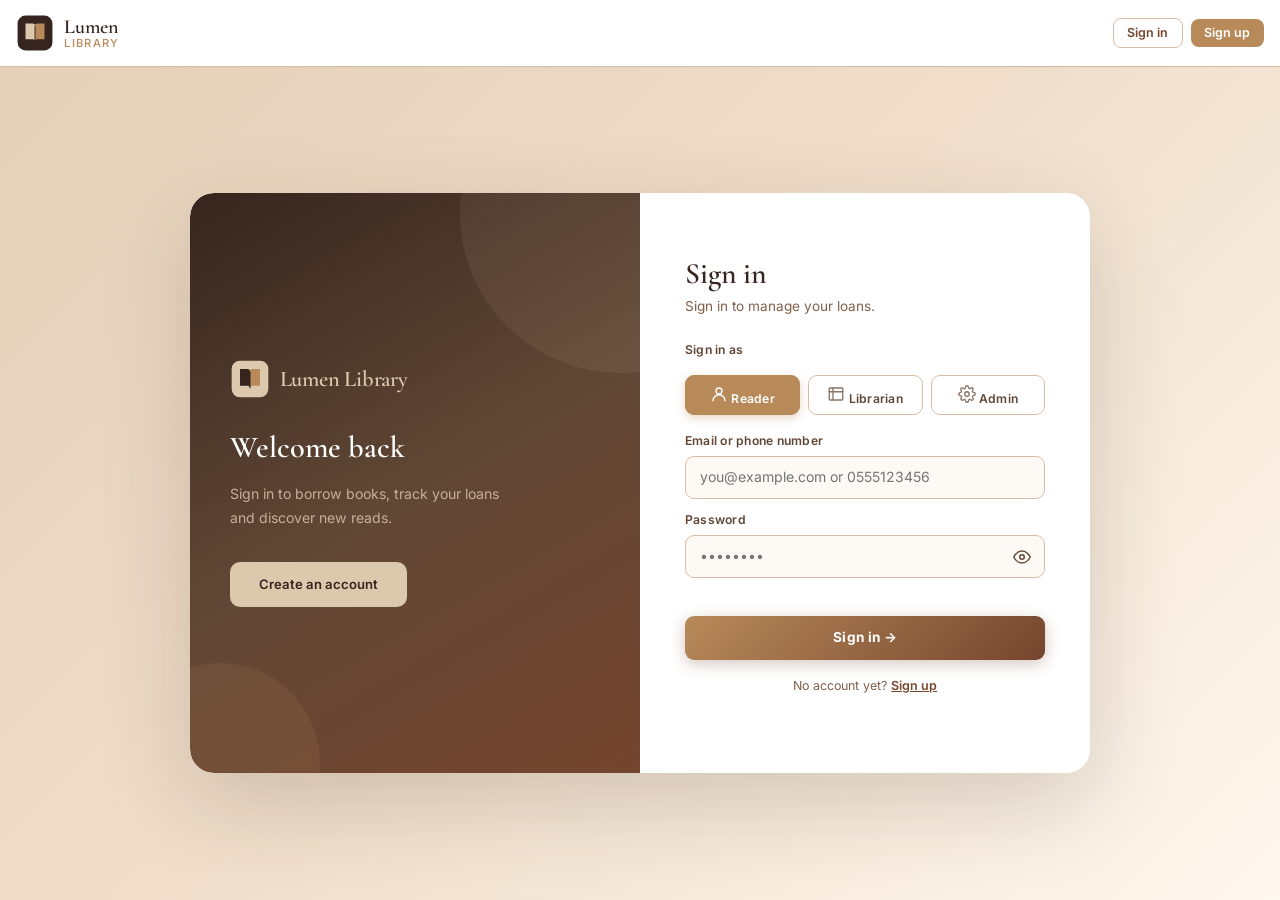
<file: admin.html>
<!doctype html>
<html lang="en">
<head>
<meta charset="utf-8">
<meta name="viewport" content="width=device-width,initial-scale=1">
<title>Lumen Library</title>
<link rel="icon" href="data:image/svg+xml,%3Csvg xmlns='http://www.w3.org/2000/svg' viewBox='0 0 48 48'%3E%3Crect x='2' y='2' width='44' height='44' rx='10' fill='%2335251E'/%3E%3Cpath d='M12 12h9c2 0 3 1 3 3v20c0-2-1-3-3-3h-9V12z' fill='%23DCC8AD'/%3E%3Cpath d='M36 12h-9c-2 0-3 1-3 3v20c0-2 1-3 3-3h9V12z' fill='%23B88A5A'/%3E%3Cpath d='M24 15v20' stroke='%2335251E' stroke-width='1.2'/%3E%3C/svg%3E">
<link rel="preconnect" href="https://fonts.googleapis.com">
<link rel="preconnect" href="https://fonts.gstatic.com" crossorigin>
<link href="https://fonts.googleapis.com/css2?family=Cormorant+Garamond:wght@500;600;700&family=Inter:wght@400;500;600;700&display=swap" rel="stylesheet">
<link rel="stylesheet" href="css/style.css">

<script defer src="js/app.js"></script>
</head>
<body>
<div id="site-header"></div>

<div class="dash-shell">
  <aside class="sidebar" id="sidebar" aria-label="Sidebar"></aside>

  <section class="dash-content">
    <header class="dash-header">
      <p class="eyebrow">Administrator area</p>
      <h1>Admin panel</h1>
      <p>Manage librarian accounts and access.</p>
    </header>

    <div class="stat-grid" id="adminStats"></div>

    <div class="section-heading" style="margin-top:2rem">
      <div>
        <p class="eyebrow">Accounts</p>
        <h2>Librarian accounts</h2>
      </div>
      <button class="btn caramel sm" id="addLibBtn" type="button">+ Add librarian</button>
    </div>

    <div class="search-row" style="margin:14px 0">
      <div class="search-box">
        <span class="search-symbol">⌕</span>
        <input id="libSearch" placeholder="Search by name or email…" aria-label="Search librarians">
      </div>
      <select class="category-select" id="libStatusFilter" style="width:auto;min-width:160px">
        <option value="all">All statuses</option>
        <option value="active">Active</option>
        <option value="disabled">Disabled</option>
      </select>
    </div>

    <div class="table-wrap">
      <table id="libTable"></table>
    </div>

    <div class="section-heading" style="margin-top:2rem">
      <div>
        <p class="eyebrow">Activity log</p>
        <h2>Recent actions</h2>
      </div>
      <span class="muted" id="activityCount"></span>
    </div>

    <div class="search-row" style="margin:14px 0">
      <div class="search-box">
        <span class="search-symbol">⌕</span>
        <input id="activitySearch" placeholder="Search in activity…" aria-label="Search activity">
      </div>
      <input type="date" id="activityDate" class="category-select" style="width:auto;max-width:none" title="Filter by date">
      <button class="btn ghost sm" id="activityClear" type="button">Clear</button>
    </div>

    <div class="table-wrap">
      <table id="activityTable"></table>
    </div>
    <div style="text-align:center;margin-top:1rem">
      <button class="btn ghost sm" id="activityMoreBtn" type="button" style="display:none">Show more ↓</button>
    </div>
  </section>
</div>

<dialog id="libDlg">
  <h2 id="libDlgTitle">Add a librarian</h2>
  <form id="libForm">
    <input type="hidden" id="libId" value="">
    <label for="libName">Full name</label><input id="libName" required>
    <label for="libEmail">Email</label><input id="libEmail" type="email" required>
    <label for="libPhone">Phone (optional)</label><input id="libPhone" type="tel" placeholder="0555123456">
    <label for="libPassword">Password</label>
    <div class="pw-wrap">
      <input id="libPassword" type="text" placeholder="At least 8 characters">
    </div>
    <div class="row">
      <button type="button" class="btn ghost" id="libCancel">Cancel</button>
      <button class="btn caramel" type="submit">Save</button>
    </div>
  </form>
</dialog>

<div class="toast" id="toast" role="status" aria-live="polite"></div>

<script>
document.addEventListener("DOMContentLoaded", async function(){
  await window.appReady;
  if (!requireAdmin()) return;

  var $ = function(id){ return document.getElementById(id); };
  var librarians = [];
  var activity = [];
  var searchQuery = "";
  var statusFilter = "all";

  // ✅ Variables pour "Show more" + filtres
  var activityVisible = 5;
  var ACTIVITY_STEP = 5;
  var activitySearch = "";
  var activityDate = "";

  async function loadData(){
    const r = await api("admin", "list");
    if (!r.ok){ showToast(r.error || "Cannot load librarians."); return; }
    librarians = r.librarians || [];
    activity = r.activity || [];
    activityVisible = ACTIVITY_STEP;
    renderStats(r.stats);
    renderTable();
    renderActivity();
  }

  function renderStats(st){
    st = st || { total:0, active:0, disabled:0 };
    $("adminStats").innerHTML = [
      [st.total, "Total librarians"],
      [st.active, "Active accounts"],
      [st.disabled, "Disabled accounts"]
    ].map(function(p){
      return '<div class="stat"><b>' + p[0] + '</b><span>' + p[1] + '</span></div>';
    }).join("");
  }

  function renderTable(){
    var filtered = librarians.filter(function(l){
      var q = searchQuery.trim().toLowerCase();
      var okQ = !q || l.name.toLowerCase().indexOf(q) !== -1 || l.email.toLowerCase().indexOf(q) !== -1;
      var okStatus = statusFilter === "all" || l.status === statusFilter;
      return okQ && okStatus;
    });

    var table = $("libTable");
    if (filtered.length === 0){
      table.innerHTML = '<tr><td style="padding:1.2rem;text-align:center;color:var(--muted)">No librarians match your search.</td></tr>';
      return;
    }

    table.innerHTML =
      '<tr><th>Name</th><th>Email</th><th>Status</th><th>Actions</th></tr>' +
      filtered.map(function(l){
        var disabled = l.status === "disabled";
        var statusBadge = disabled
          ? '<span class="badge warn">Disabled</span>'
          : '<span class="badge ok">Active</span>';
        var toggleBtn = disabled
          ? '<button class="sm" data-enable="' + l.id + '">Enable</button>'
          : '<button class="sm danger" data-disable="' + l.id + '">Disable</button>';
        return '<tr>' +
          '<td><strong>' + l.name + '</strong></td>' +
          '<td>' + l.email + '</td>' +
          '<td>' + statusBadge + '</td>' +
          '<td>' +
            '<button class="sm ghost" data-edit="' + l.id + '">Edit</button> ' +
            toggleBtn +
          '</td></tr>';
      }).join("");
  }

  /* ✅ Activity avec Search + Date + Show more */
  function renderActivity(){
    var table = $("activityTable");
    var countEl = $("activityCount");
    var moreBtn = $("activityMoreBtn");

    // Filtrage
    var filtered = activity.filter(function(a){
      var q = activitySearch.trim().toLowerCase();
      var okQ = !q || a.message.toLowerCase().indexOf(q) !== -1;
      var okDate = !activityDate || (a.date || "").startsWith(activityDate);
      return okQ && okDate;
    });

    var total = activity.length;
    var shown = filtered.length;

    if (countEl){
      if (activitySearch || activityDate){
        countEl.textContent = shown + " of " + total + " action" + (total !== 1 ? "s" : "");
      } else {
        countEl.textContent = total + " action" + (total !== 1 ? "s" : "");
      }
    }

    if (shown === 0){
      table.innerHTML = '<tr><td style="padding:1.2rem;text-align:center;color:var(--muted)">No activity found.</td></tr>';
      if (moreBtn) moreBtn.style.display = "none";
      return;
    }

    var visible = Math.min(activityVisible, shown);
    var pageItems = filtered.slice(0, visible);

    table.innerHTML =
      '<tr>' +
        '<th style="width:70px">Type</th>' +
        '<th>Action</th>' +
        '<th style="width:190px">Date</th>' +
      '</tr>' +
      pageItems.map(function(a){
        var badgeCls = a.type === "disable" ? "warn" :
                       a.type === "enable"  ? "ok" :
                       a.type === "delete"  ? "danger" :
                       a.type === "create"  ? "ok" : "wait";
        return '<tr>' +
          '<td><span class="badge ' + badgeCls + '">' + a.type + '</span></td>' +
          '<td>' + escapeHtml(a.message) + '</td>' +
          '<td><small class="muted">' + a.date + '</small></td>' +
        '</tr>';
      }).join("");

    if (moreBtn){
      if (visible < shown){
        moreBtn.style.display = "";
        moreBtn.textContent = "Show more ↓ (" + (shown - visible) + " remaining)";
      } else {
        moreBtn.style.display = "none";
      }
    }
  }

  /* ✅ Activity — Show more + filters */
  $("activityMoreBtn").addEventListener("click", function(){
    activityVisible += ACTIVITY_STEP;
    renderActivity();
  });

  $("activitySearch").addEventListener("input", function(e){
    activitySearch = e.target.value;
    activityVisible = ACTIVITY_STEP;
    renderActivity();
  });

  $("activityDate").addEventListener("change", function(e){
    activityDate = e.target.value;
    activityVisible = ACTIVITY_STEP;
    renderActivity();
  });

  $("activityClear").addEventListener("click", function(){
    activitySearch = "";
    activityDate = "";
    $("activitySearch").value = "";
    $("activityDate").value = "";
    activityVisible = ACTIVITY_STEP;
    renderActivity();
  });

  /* ---------- Librarian table ---------- */
  $("libSearch").addEventListener("input", function(e){
    searchQuery = e.target.value;
    renderTable();
  });
  $("libStatusFilter").addEventListener("change", function(e){
    statusFilter = e.target.value;
    renderTable();
  });

  $("libTable").addEventListener("click", async function(e){
    var edit = e.target.getAttribute("data-edit");
    var dis  = e.target.getAttribute("data-disable");
    var en   = e.target.getAttribute("data-enable");

    if (edit !== null) {
      var l = librarians.find(function(x){ return x.id === Number(edit); });
      if (!l) return;
      $("libDlgTitle").textContent = "Edit librarian";
      $("libId").value = l.id;
      $("libName").value = l.name;
      $("libEmail").value = l.email;
      $("libPhone").value = l.phone || "";
      $("libPassword").value = "";
      $("libPassword").placeholder = "Leave empty to keep current password";
      $("libDlg").showModal();
      return;
    }
    if (dis !== null) {
      var t = librarians.find(function(x){ return x.id === Number(dis); });
      if (!t) return;
      const ok = await customConfirm("Disable account", 'Disable account "' + t.name + '"?\nThey will no longer be able to sign in.');
      if (!ok) return;
      var r = await api("admin", "set_status", { body:{ id:Number(dis), status:"disabled" } });
      if (!r.ok){ showToast(r.error); return; }
      await loadData();
      showToast("Account disabled.");
      return;
    }
    if (en !== null) {
      var t2 = librarians.find(function(x){ return x.id === Number(en); });
      if (!t2) return;
      const ok2 = await customConfirm("Enable account", 'Enable account "' + t2.name + '"?');
      if (!ok2) return;
      var r2 = await api("admin", "set_status", { body:{ id:Number(en), status:"active" } });
      if (!r2.ok){ showToast(r2.error); return; }
      await loadData();
      showToast("Account enabled.");
    }
  });

  $("addLibBtn").addEventListener("click", function(){
    $("libDlgTitle").textContent = "Add a librarian";
    $("libId").value = "";
    $("libName").value = "";
    $("libEmail").value = "";
    $("libPhone").value = "";
    $("libPassword").value = "";
    $("libPassword").placeholder = "At least 8 characters";
    $("libDlg").showModal();
  });

  $("libCancel").addEventListener("click", function(){ $("libDlg").close(); });

  $("libForm").addEventListener("submit", async function(e){
    e.preventDefault();
    var id = $("libId").value;
    var name = $("libName").value.trim();
    var email = $("libEmail").value.trim();
    var phone = $("libPhone").value.trim();
    var password = $("libPassword").value;

    if (!name || !email) return;
    if (!/^\S+@\S+\.\S+$/.test(email)) { showToast("Invalid email."); return; }

    if (id === "" && password.length < 8){
      showToast("Password is required (at least 8 characters).");
      return;
    }
    if (id !== "" && password && password.length < 8){
      showToast("Password: at least 8 characters.");
      return;
    }

    var r;
    if (id === ""){
      r = await api("admin", "create", { body:{ name:name, email:email, phone:phone, password:password } });
    } else {
      r = await api("admin", "update", { body:{ id:Number(id), name:name, email:email, phone:phone, password:password } });
    }
    if (!r.ok){ showToast(r.error); return; }

    if (r.tempPassword){
      await customAlert("Librarian created", "Temporary password: " + r.tempPassword + "\n\nPlease share it with the librarian.");
    } else {
      showToast(id === "" ? "Librarian added." : "Librarian updated.");
    }

    $("libDlg").close();
    await loadData();
  });

  await loadData();
});
</script>
</body>
</html>
</file>
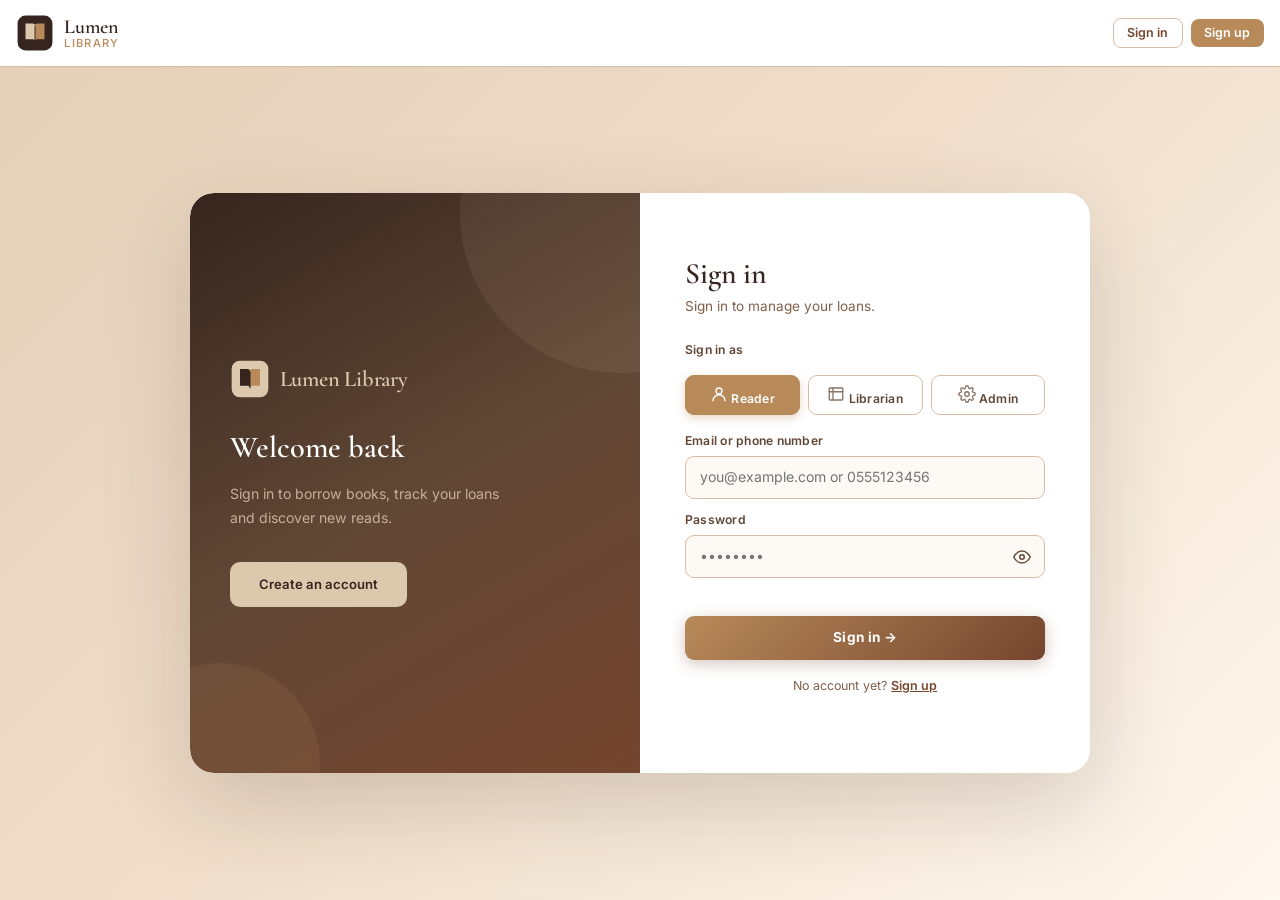
<file: auth.html>
<!doctype html>
<html lang="en">
<head>
<meta charset="utf-8">
<meta name="viewport" content="width=device-width,initial-scale=1">
<title>Lumen Library</title>
<link rel="icon" href="data:image/svg+xml,%3Csvg xmlns='http://www.w3.org/2000/svg' viewBox='0 0 48 48'%3E%3Crect x='2' y='2' width='44' height='44' rx='10' fill='%2335251E'/%3E%3Cpath d='M12 12h9c2 0 3 1 3 3v20c0-2-1-3-3-3h-9V12z' fill='%23DCC8AD'/%3E%3Cpath d='M36 12h-9c-2 0-3 1-3 3v20c0-2 1-3 3-3h9V12z' fill='%23B88A5A'/%3E%3Cpath d='M24 15v20' stroke='%2335251E' stroke-width='1.2'/%3E%3C/svg%3E">
<link rel="preconnect" href="https://fonts.googleapis.com">
<link rel="preconnect" href="https://fonts.gstatic.com" crossorigin>
<link href="https://fonts.googleapis.com/css2?family=Cormorant+Garamond:wght@500;600;700&family=Inter:wght@400;500;600;700&display=swap" rel="stylesheet">
<link rel="stylesheet" href="css/style.css">
<script defer src="js/app.js"></script>

<style>
  .auth-page-v2{
    background: linear-gradient(135deg, #e5d0b8 0%, #f0dfcc 50%, #fff8ef 100%);
    min-height: calc(100vh - var(--hdr-h));
    padding: 2rem 1rem;
    display: flex;
    align-items: center;
    justify-content: center;
  }

  .auth-shell{
    width: 100%;
    max-width: 900px;
    background: #fff;
    border-radius: 24px;
    box-shadow: 0 30px 90px rgba(53,37,30,.18);
    overflow: hidden;
    display: grid;
    grid-template-columns: 1fr 1fr;
    position: relative;
    min-height: 580px;
  }

  .auth-left{
    background: linear-gradient(150deg, #35251E 0%, #604735 50%, #75452e 100%);
    color: #fff;
    padding: 3rem 2.5rem;
    display: flex;
    flex-direction: column;
    justify-content: center;
    position: relative;
    overflow: hidden;
    grid-column: 1;
    grid-row: 1;
    transition: transform .55s cubic-bezier(.68, -.3, .32, 1.3);
    z-index: 2;
    border-radius: 24px 0 0 24px;
  }

  .auth-shell.mode-signup .auth-left{
    transform: translateX(100%);
    border-radius: 0 24px 24px 0;
  }

  .auth-left::before,
  .auth-left::after{
    content: "";
    position: absolute;
    border-radius: 50%;
    background: rgba(220,200,173,.08);
    pointer-events: none;
  }
  .auth-left::before{
    width: 320px;
    height: 320px;
    top: -140px;
    right: -140px;
    animation: floatCircle 14s ease-in-out infinite;
  }
  .auth-left::after{
    width: 200px;
    height: 200px;
    bottom: -90px;
    left: -70px;
    background: rgba(184,138,90,.12);
    animation: floatCircle 10s ease-in-out infinite reverse;
  }

  @keyframes floatCircle{
    0%, 100% { transform: translate(0, 0); }
    50% { transform: translate(-15px, 15px); }
  }

  .auth-left-content{
    position: relative;
    z-index: 2;
  }

  .auth-shell.mode-signup .auth-left-content{
    animation: fadeInContent .5s ease .25s both;
  }

  @keyframes fadeInContent{
    from { opacity: 0; transform: translateY(6px); }
    to   { opacity: 1; transform: translateY(0); }
  }

  .auth-left .brand-mark{
    display: flex;
    align-items: center;
    gap: .6rem;
    margin-bottom: 2rem;
  }

  .auth-left .brand-mark svg{
    width: 40px;
    height: 40px;
  }

  .auth-left .brand-mark b{
    font-family: 'Cormorant Garamond', Georgia, serif;
    font-size: 1.4rem;
    font-weight: 600;
    color: #DCC8AD;
    letter-spacing: -.01em;
  }

  .auth-left h2{
    font-family: 'Cormorant Garamond', Georgia, serif;
    font-size: 1.9rem;
    font-weight: 600;
    color: #fff;
    margin: 0 0 1rem;
    line-height: 1.15;
  }

  .auth-left p{
    font-size: .88rem;
    opacity: .82;
    line-height: 1.7;
    margin: 0 0 2rem;
    max-width: 280px;
    color: #DCC8AD;
  }

  .auth-left .btn-switch{
    background: #DCC8AD;
    color: #35251E;
    border: 0;
    padding: .75rem 1.8rem;
    border-radius: 10px;
    font-weight: 600;
    font-size: .82rem;
    cursor: pointer;
    transition: transform .2s, background .2s;
    align-self: flex-start;
    font-family: 'Inter', system-ui, sans-serif;
  }

  .auth-left .btn-switch:hover{
    background: #fff;
    transform: translateY(-1px);
  }

  .auth-right{
    padding: 2.5rem 2.8rem;
    display: flex;
    flex-direction: column;
    justify-content: center;
    position: relative;
    overflow: hidden;
    grid-column: 2;
    grid-row: 1;
    background: #fff;
    border-radius: 0 24px 24px 0;
    transition: border-radius .55s ease;
  }

  .auth-shell.mode-signup .auth-right{
    grid-column: 1;
    border-radius: 24px 0 0 24px;
  }

  .auth-form-wrapper{
    position: relative;
    min-height: 420px;
  }

  .auth-form{
    position: absolute;
    top: 0;
    left: 0;
    right: 0;
    opacity: 0;
    pointer-events: none;
    transition: opacity .35s ease, transform .35s ease;
    will-change: transform, opacity;
  }

  .auth-form.exit-left{
    transform: translateX(-60px);
    opacity: 0;
  }

  .auth-form.exit-right{
    transform: translateX(60px);
    opacity: 0;
  }

  .auth-form.enter-left{
    transform: translateX(-60px);
    opacity: 0;
  }

  .auth-form.enter-right{
    transform: translateX(60px);
    opacity: 0;
  }

  .auth-form.active{
    position: relative;
    opacity: 1;
    transform: translateX(0);
    pointer-events: auto;
  }

  .auth-form h1{
    font-family: 'Cormorant Garamond', Georgia, serif;
    font-size: 1.85rem;
    font-weight: 600;
    color: #35251E;
    margin: 0 0 .3rem;
    line-height: 1.15;
  }

  .auth-form > .muted{
    color: #80604b;
    font-size: .85rem;
    margin: 0 0 1.4rem;
  }

  .auth-form label{
    display: block;
    font-size: .76rem;
    font-weight: 600;
    color: #604735;
    margin: .7rem 0 .3rem;
    letter-spacing: .02em;
  }

  .auth-form input[type="text"],
  .auth-form input[type="email"],
  .auth-form input[type="tel"],
  .auth-form input[type="password"]{
    width: 100%;
    padding: .6rem .85rem;
    border: 1.5px solid #d8bda4;
    border-radius: 9px;
    background: #fdfaf6;
    font-size: .88rem;
    color: #3b261b;
    transition: border-color .2s, box-shadow .2s, background .2s;
    font-family: inherit;
  }

  .auth-form input:focus{
    outline: none;
    border-color: #B88A5A;
    background: #fff;
    box-shadow: 0 0 0 3px rgba(184,138,90,.15);
  }

  .role-picker{
    display: grid;
    grid-template-columns: 1fr 1fr 1fr;
    gap: .5rem;
    margin-bottom: .4rem;
  }

  .role-option{
    cursor: pointer;
    padding: .55rem .4rem;
    border: 1.5px solid #d8bda4;
    border-radius: 9px;
    background: #fff;
    text-align: center;
    font-size: .72rem;
    font-weight: 600;
    color: #80604b;
    transition: all .2s;
    display: flex;
    flex-direction: column;
    align-items: center;
    gap: .25rem;
    line-height: 1.1;
  }

  .role-option input{ display: none; }

  .role-option svg{
    width: 18px; height: 18px;
    stroke: currentColor; fill: none; stroke-width: 1.8;
    opacity: .75;
  }

  .role-option:hover{
    background: #f8eee3;
    border-color: #B88A5A;
    color: #75452e;
  }

  .role-option:has(input:checked){
    background: #B88A5A;
    border-color: #B88A5A;
    color: #fff;
    box-shadow: 0 3px 10px rgba(184,138,90,.35);
  }

  .role-option:has(input:checked) svg{ opacity: 1; }

  .auth-form button[type="submit"]{
    width: 100%;
    padding: .7rem;
    margin-top: 1.1rem;
    background: linear-gradient(135deg, #B88A5A, #75452e);
    color: #fff;
    border: 0;
    border-radius: 9px;
    font-weight: 700;
    font-size: .85rem;
    letter-spacing: .03em;
    cursor: pointer;
    transition: transform .15s, box-shadow .15s;
    box-shadow: 0 4px 15px rgba(117,69,46,.3);
    font-family: inherit;
  }

  .auth-form button[type="submit"]:hover{
    transform: translateY(-1px);
    box-shadow: 0 8px 22px rgba(117,69,46,.4);
  }

  .auth-form .form-err{
    color: #C47F65;
    font-size: .76rem;
    min-height: 1.1em;
    margin: .4rem 0 0;
  }

  .auth-form .auth-alt{
    margin-top: 1rem;
    text-align: center;
    font-size: .78rem;
    color: #80604b;
  }

  .auth-form .auth-alt a{
    color: #75452e;
    font-weight: 600;
    cursor: pointer;
    text-decoration: underline;
    transition: color .15s;
  }

  .auth-form .auth-alt a:hover{ color: #B88A5A; }

  .auth-form .pw-wrap{ position: relative; }
  .auth-form .pw-wrap input{ padding-right: 2.6rem; }

  .auth-form .pw-wrap .eye{
    position: absolute;
    right: .5rem; top: 50%;
    transform: translateY(-50%);
    width: 30px; height: 30px;
    display: grid; place-items: center;
    background: transparent; border: 0;
    border-radius: 7px; color: #604735;
    cursor: pointer;
  }

  .auth-form .pw-wrap .eye:hover{ background: #f0e0ce; }

  .auth-form .row-2{
    display: grid;
    grid-template-columns: 1fr 1fr;
    gap: .7rem;
  }

  @media (max-width: 820px){
    .auth-shell{
      grid-template-columns: 1fr;
      max-width: 460px;
      min-height: auto;
    }

    .auth-left{
      grid-column: 1;
      grid-row: 1;
      transform: none !important;
      border-radius: 24px 24px 0 0;
    }

    .auth-right{
      grid-column: 1;
      grid-row: 2;
      border-radius: 0 0 24px 24px;
    }

    .auth-shell.mode-signup .auth-left{
      transform: none !important;
      border-radius: 24px 24px 0 0;
    }

    .auth-shell.mode-signup .auth-right{
      grid-column: 1;
      border-radius: 0 0 24px 24px;
    }

    .auth-left{ padding: 2rem 1.8rem; }
    .auth-left h2{ font-size: 1.5rem; }
    .auth-left p{ font-size: .82rem; margin-bottom: 1.2rem; }
    .auth-right{ padding: 2rem 1.8rem; }
    .auth-form-wrapper{ min-height: 480px; }
  }

  @media (max-width: 480px){
    .auth-page-v2{ padding: 1rem .5rem; }
    .auth-right{ padding: 1.5rem 1.2rem; }
    .auth-form h1{ font-size: 1.55rem; }
    .auth-form .row-2{ grid-template-columns: 1fr; }
    .auth-form-wrapper{ min-height: 560px; }
  }
</style>
</head>
<body>
<div id="site-header"></div>

<main class="auth-page-v2">
  <div class="auth-shell" id="authShell">

    <div class="auth-left">
      <div class="auth-left-content">
        <div class="brand-mark">
          <svg viewBox="0 0 48 48" fill="none" xmlns="http://www.w3.org/2000/svg">
            <rect x="2" y="2" width="44" height="44" rx="10" fill="#DCC8AD"/>
            <path d="M12 12h9c2 0 3 1 3 3v20c0-2-1-3-3-3h-9V12z" fill="#35251E"/>
            <path d="M36 12h-9c-2 0-3 1-3 3v20c0-2 1-3 3-3h9V12z" fill="#B88A5A"/>
            <path d="M24 15v20" stroke="#35251E" stroke-width="1.2"/>
          </svg>
          <b>Lumen Library</b>
        </div>

        <h2 id="leftTitle">Welcome back</h2>
        <p id="leftText">Sign in to borrow books, track your loans and discover new reads.</p>
        <button type="button" class="btn-switch" id="switchBtn">Create an account</button>
      </div>
    </div>

    <div class="auth-right">
      <div class="auth-form-wrapper">

        <form class="auth-form active" id="signInForm" novalidate>
          <h1>Sign in</h1>
          <p class="muted">Sign in to manage your loans.</p>

          <label>Sign in as</label>
          <div class="role-picker">
            <label class="role-option">
              <input type="radio" name="signin-role" value="reader" checked>
              <svg viewBox="0 0 24 24" stroke-linecap="round" stroke-linejoin="round">
                <circle cx="12" cy="8" r="4"/><path d="M4 21a8 8 0 0 1 16 0"/>
              </svg>
              Reader
            </label>
            <label class="role-option">
              <input type="radio" name="signin-role" value="librarian">
              <svg viewBox="0 0 24 24" stroke-linecap="round" stroke-linejoin="round">
                <rect x="3" y="4" width="18" height="16" rx="1"/><path d="M3 9h18M8 4v16"/>
              </svg>
              Librarian
            </label>
            <label class="role-option">
              <input type="radio" name="signin-role" value="admin">
              <svg viewBox="0 0 24 24" stroke-linecap="round" stroke-linejoin="round">
                <path d="M12 15a3 3 0 1 0 0-6 3 3 0 0 0 0 6z"/>
                <path d="M19.4 15a1.65 1.65 0 0 0 .33 1.82l.06.06a2 2 0 1 1-2.83 2.83l-.06-.06a1.65 1.65 0 0 0-1.82-.33 1.65 1.65 0 0 0-1 1.51V21a2 2 0 1 1-4 0v-.09a1.65 1.65 0 0 0-1-1.51 1.65 1.65 0 0 0-1.82.33l-.06.06a2 2 0 1 1-2.83-2.83l.06-.06a1.65 1.65 0 0 0 .33-1.82 1.65 1.65 0 0 0-1.51-1H3a2 2 0 1 1 0-4h.09a1.65 1.65 0 0 0 1.51-1 1.65 1.65 0 0 0-.33-1.82l-.06-.06a2 2 0 1 1 2.83-2.83l.06.06a1.65 1.65 0 0 0 1.82.33h.01a1.65 1.65 0 0 0 1-1.51V3a2 2 0 1 1 4 0v.09a1.65 1.65 0 0 0 1 1.51 1.65 1.65 0 0 0 1.82-.33l.06-.06a2 2 0 1 1 2.83 2.83l-.06.06a1.65 1.65 0 0 0-.33 1.82v.01a1.65 1.65 0 0 0 1.51 1H21a2 2 0 1 1 0 4h-.09a1.65 1.65 0 0 0-1.51 1z"/>
              </svg>
              Admin
            </label>
          </div>

          <label for="si-email">Email or phone number</label>
          <input id="si-email" type="text" placeholder="you@example.com or 0555123456" required>

          <label for="si-pw">Password</label>
          <div class="pw-wrap">
            <input id="si-pw" type="password" placeholder="••••••••" required>
          </div>

          <p class="form-err" id="si-err" role="alert"></p>
          <button type="submit">Sign in →</button>

          <p class="auth-alt">No account yet? <a id="switchToSignup">Sign up</a></p>
        </form>

        <form class="auth-form" id="signUpForm" novalidate>
          <h1>Create account</h1>
          <p class="muted">Join the library and borrow online.</p>

          <div class="row-2">
            <div>
              <label for="su-name">Full name</label>
              <input id="su-name" type="text" placeholder="Your name" required>
            </div>
            <div>
              <label for="su-phone">Phone number</label>
              <input id="su-phone" type="tel" placeholder="0555123456" required>
            </div>
          </div>

          <label for="su-email">Email address</label>
          <input id="su-email" type="email" placeholder="you@example.com" required>

          <div class="row-2">
            <div>
              <label for="su-pw">Password</label>
              <div class="pw-wrap">
                <input id="su-pw" type="password" placeholder="Min. 8 chars" required>
              </div>
            </div>
            <div>
              <label for="su-pw2">Confirm password</label>
              <div class="pw-wrap">
                <input id="su-pw2" type="password" placeholder="Repeat password" required>
              </div>
            </div>
          </div>

          <p class="form-err" id="su-err" role="alert"></p>
          <button type="submit">Create account →</button>

          <p class="auth-alt">Already registered? <a id="switchToSignin">Sign in</a></p>
        </form>

      </div>
    </div>
  </div>
</main>

<div class="toast" id="toast" role="status" aria-live="polite"></div>

<script>
document.addEventListener("DOMContentLoaded", async function(){
  await window.appReady;

  const authShell = document.getElementById("authShell");
  const signInForm = document.getElementById("signInForm");
  const signUpForm = document.getElementById("signUpForm");
  const leftTitle = document.getElementById("leftTitle");
  const leftText = document.getElementById("leftText");
  const switchBtn = document.getElementById("switchBtn");
  const switchToSignup = document.getElementById("switchToSignup");
  const switchToSignin = document.getElementById("switchToSignin");

  let currentMode = "signin";
  let isAnimating = false;

  /* ---------- Apply mode from URL on first load ---------- */
  function applyModeFromURL(){
    const urlMode = new URLSearchParams(location.search).get("mode");
    if (urlMode === "signup"){
      authShell.classList.add("mode-signup");
      signInForm.classList.remove("active");
      signUpForm.classList.add("active");
      leftTitle.textContent = "Hello, reader.";
      leftText.textContent = "Create your reader account and start borrowing from our collection today.";
      switchBtn.textContent = "Sign in instead";
      currentMode = "signup";
    }
  }
  applyModeFromURL();

  /* ---------- Animated mode switch ---------- */
  function setMode(mode){
    if (mode === currentMode || isAnimating) return;
    isAnimating = true;

    const goingToSignup = (mode === "signup");
    const activeForm = goingToSignup ? signInForm : signUpForm;
    const nextForm   = goingToSignup ? signUpForm : signInForm;

    if (goingToSignup){
      authShell.classList.add("mode-signup");
    } else {
      authShell.classList.remove("mode-signup");
    }

    activeForm.classList.remove("active", "enter-left", "enter-right");
    activeForm.classList.add(goingToSignup ? "exit-right" : "exit-left");

    nextForm.classList.remove("active", "exit-left", "exit-right", "enter-left", "enter-right");
    nextForm.classList.add(goingToSignup ? "enter-right" : "enter-left");

    void nextForm.offsetWidth;

    nextForm.classList.remove("enter-left", "enter-right");
    nextForm.classList.add("active");

    setTimeout(() => {
      activeForm.classList.remove("exit-left", "exit-right");
      isAnimating = false;
    }, 550);

    if (mode === "signin"){
      leftTitle.textContent = "Welcome back";
      leftText.textContent = "Sign in to borrow books, track your loans and discover new reads.";
      switchBtn.textContent = "Create an account";
    } else {
      leftTitle.textContent = "Hello, reader.";
      leftText.textContent = "Create your reader account and start borrowing from our collection today.";
      switchBtn.textContent = "Sign in instead";
    }

    /* Keep URL in sync (no reload) */
    const newQuery = mode === "signup" ? "?mode=signup" : "?mode=signin";
    history.replaceState(null, "", newQuery);

    currentMode = mode;
  }

  switchBtn.addEventListener("click", () => {
    setMode(currentMode === "signin" ? "signup" : "signin");
  });
  switchToSignup.addEventListener("click", () => setMode("signup"));
  switchToSignin.addEventListener("click", () => setMode("signin"));

  /* ---------- Intercept header links so they animate instead of reloading ---------- */
  document.addEventListener("click", function(e){
    const link = e.target.closest('.hdr-auth a[href^="auth.html"]');
    if (!link) return;
    const target = link.getAttribute("href"); // auth.html?mode=signin or ?mode=signup
    const wantSignup = target.indexOf("mode=signup") !== -1;
    const wantMode = wantSignup ? "signup" : "signin";
    if (wantMode === currentMode) {
      e.preventDefault(); // already there, just stop the page reload
      return;
    }
    e.preventDefault();
    setMode(wantMode);
  });

  /* ---------- Sign in ---------- */
  signInForm.addEventListener("submit", async function(e){
    e.preventDefault();
    const email = document.getElementById("si-email").value.trim();
    const pw = document.getElementById("si-pw").value;
    const err = document.getElementById("si-err");
    const role = document.querySelector('input[name="signin-role"]:checked').value;

    if (!email){ err.textContent = "Enter your email or phone number."; return; }
    if (pw.length < 8){ err.textContent = "Password must be at least 8 characters."; return; }
    err.textContent = "";

    const r = await signIn(email, pw, role);
    if (!r.ok){ err.textContent = r.error; return; }

    showToast("Signed in as " + role + ".");
    const next = new URLSearchParams(location.search).get("next");
    setTimeout(function(){
      const target = next || (
        role === "admin"     ? "admin.html" :
        role === "librarian" ? "librarian.html" :
                               "dashboard.html"
      );
      location.href = target;
    }, 500);
  });

  /* ---------- Sign up ---------- */
  signUpForm.addEventListener("submit", async function(e){
    e.preventDefault();
    const name = document.getElementById("su-name").value.trim();
    const email = document.getElementById("su-email").value.trim();
    const phone = document.getElementById("su-phone").value.trim();
    const pw = document.getElementById("su-pw").value;
    const pw2 = document.getElementById("su-pw2").value;
    const err = document.getElementById("su-err");

    if (!name){ err.textContent = "Enter your full name."; return; }
    if (!/^\S+@\S+\.\S+$/.test(email)){ err.textContent = "Enter a valid email address."; return; }
    if (!phone || phone.length < 6){ err.textContent = "Enter a valid phone number."; return; }
    if (pw.length < 8){ err.textContent = "Password must be at least 8 characters."; return; }
    if (pw !== pw2){ err.textContent = "Passwords do not match."; return; }
    err.textContent = "";

    const r = await signUp(name, email, phone, pw, pw2);
    if (!r.ok){ err.textContent = r.error; return; }

    showToast("Account created.");
    setTimeout(function(){ location.href = "dashboard.html"; }, 600);
  });
});
</script>
</body>
</html>
</file>
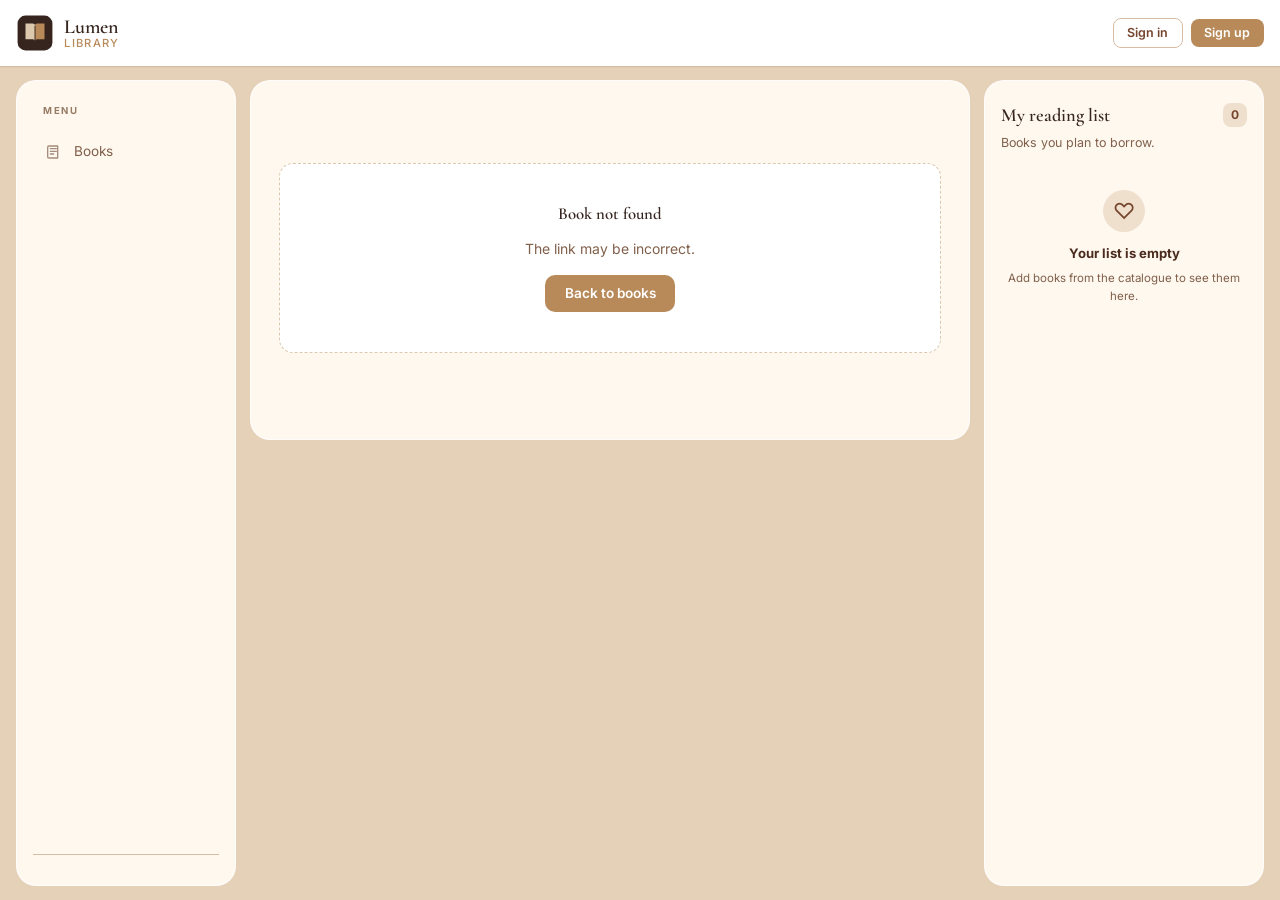
<file: book.html>
<!doctype html>
<html lang="en">
<head>
<meta charset="utf-8">
<meta name="viewport" content="width=device-width,initial-scale=1">
<title>Lumen Library</title>
<link rel="icon" href="data:image/svg+xml,%3Csvg xmlns='http://www.w3.org/2000/svg' viewBox='0 0 48 48'%3E%3Crect x='2' y='2' width='44' height='44' rx='10' fill='%2335251E'/%3E%3Cpath d='M12 12h9c2 0 3 1 3 3v20c0-2-1-3-3-3h-9V12z' fill='%23DCC8AD'/%3E%3Cpath d='M36 12h-9c-2 0-3 1-3 3v20c0-2 1-3 3-3h9V12z' fill='%23B88A5A'/%3E%3Cpath d='M24 15v20' stroke='%2335251E' stroke-width='1.2'/%3E%3C/svg%3E">
<link rel="preconnect" href="https://fonts.googleapis.com">
<link rel="preconnect" href="https://fonts.gstatic.com" crossorigin>
<link href="https://fonts.googleapis.com/css2?family=Cormorant+Garamond:wght@500;600;700&family=Inter:wght@400;500;600;700&display=swap" rel="stylesheet">
<link rel="stylesheet" href="css/style.css">
<script defer src="js/app.js"></script>

<!-- ✅ CSS inline pour Reviews + Similar + Divider -->
<style>
  /* =========================================================
     Reviews section — polished
     ========================================================= */
  .reviews-section{
    margin-top:2.5rem !important;
    padding-top:2rem !important;
    border-top:2px solid #d8bda4 !important;
  }

  .reviews-section h2{
    font-family:'Cormorant Garamond',Georgia,serif !important;
    font-size:1.4rem !important;
    font-weight:600 !important;
    color:#35251E !important;
    margin:0 0 1.2rem !important;
  }

  /* Summary */
  .reviews-header{
    margin-bottom:1.4rem !important;
  }

  .reviews-summary{
    display:flex !important;
    align-items:center !important;
    gap:1rem !important;
    flex-wrap:wrap !important;
    padding:1rem 1.2rem !important;
    background:#fbf3ea !important;
    border-radius:12px !important;
    border:1px solid #d8bda4 !important;
  }

  .reviews-avg{
    font-family:'Cormorant Garamond',Georgia,serif !important;
    font-size:2.2rem !important;
    font-weight:700 !important;
    color:#35251E !important;
    line-height:1 !important;
  }

  .reviews-summary .stars{
    color:#B88A5A !important;
    font-size:1.15rem !important;
    letter-spacing:2px !important;
  }

  .reviews-summary .muted{
    font-size:.82rem !important;
    color:#80604b !important;
  }

  /* Review form */
  .review-form{
    background:#fff !important;
    padding:1.4rem 1.6rem !important;
    border-radius:14px !important;
    border:1px solid #d8bda4 !important;
    margin:1.4rem 0 !important;
  }

  .review-form h3{
    font-family:'Cormorant Garamond',Georgia,serif !important;
    font-size:1.15rem !important;
    font-weight:600 !important;
    color:#35251E !important;
    margin:0 0 1.2rem !important;
  }

  .review-form label{
    display:block !important;
    font-size:.8rem !important;
    color:#604735 !important;
    margin:.9rem 0 .5rem !important;
    font-weight:500 !important;
  }

  .review-form label:first-of-type{
    margin-top:0 !important;
  }

  /* Stars picker */
  .star-picker{
    display:flex !important;
    gap:.4rem !important;
    margin-bottom:.3rem !important;
  }

  .star-btn{
    border:0 !important;
    background:#f0e0ce !important;
    width:44px !important;
    height:44px !important;
    border-radius:10px !important;
    font-size:1.6rem !important;
    color:#c8b7a5 !important;
    cursor:pointer !important;
    padding:0 !important;
    line-height:1 !important;
    transition:all .15s !important;
    display:grid !important;
    place-items:center !important;
  }

  .star-btn:hover{
    background:#ead8c5 !important;
    transform:scale(1.05) !important;
  }

  .star-btn.hover,
  .star-btn.selected{
    background:#B88A5A !important;
    color:#fff !important;
    transform:scale(1.05) !important;
  }

  .star-btn.selected{
    box-shadow:0 2px 6px rgba(184,138,90,.3) !important;
  }

  /* Comment textarea */
  .review-form textarea{
    width:100% !important;
    padding:.75rem .9rem !important;
    border:1px solid #d8bda4 !important;
    border-radius:10px !important;
    background:#fff !important;
    font-family:inherit !important;
    font-size:.88rem !important;
    color:#3b261b !important;
    resize:vertical !important;
    min-height:80px !important;
    transition:border-color .15s, box-shadow .15s !important;
    box-sizing:border-box !important;
  }

  .review-form textarea:hover{
    border-color:#c9a982 !important;
  }

  .review-form textarea:focus{
    border-color:#B88A5A !important;
    outline:none !important;
    box-shadow:0 0 0 3px rgba(184,138,90,.15) !important;
  }

  .review-form .row{
    display:flex !important;
    justify-content:flex-end !important;
    margin-top:1.2rem !important;
  }

  .review-form .row button{
    min-width:150px !important;
    padding:.65rem 1.2rem !important;
    font-size:.82rem !important;
    border-radius:9px !important;
    border:0 !important;
    background:#B88A5A !important;
    color:#fff !important;
    font-weight:600 !important;
    cursor:pointer !important;
    font-family:inherit !important;
    transition:background .15s !important;
  }

  .review-form .row button:hover{
    background:#75452e !important;
  }

  /* List of reviews */
  .reviews-list{
    margin-top:1.5rem !important;
    display:flex !important;
    flex-direction:column !important;
    gap:1rem !important;
  }

  .review-item{
    background:#fff !important;
    padding:1.1rem 1.3rem !important;
    border-radius:12px !important;
    border:1px solid #d8bda4 !important;
    position:relative !important;
  }

  .review-header{
    display:flex !important;
    align-items:center !important;
    gap:.8rem !important;
    flex-wrap:wrap !important;
    margin-bottom:.5rem !important;
  }

  .review-header strong{
    font-size:.92rem !important;
    color:#35251E !important;
    font-weight:600 !important;
  }

  .review-header .stars{
    color:#B88A5A !important;
    font-size:.95rem !important;
    letter-spacing:1.5px !important;
  }

  .review-header small{
    font-size:.72rem !important;
    color:#80604b !important;
    margin-left:auto !important;
  }

  .review-item p{
    margin:.3rem 0 0 !important;
    font-size:.88rem !important;
    color:#604735 !important;
    line-height:1.65 !important;
  }

  .review-item .remove-borrow{
    margin-top:.6rem !important;
    font-size:.75rem !important;
    color:#C47F65 !important;
    background:transparent !important;
    border:0 !important;
    cursor:pointer !important;
    padding:0 !important;
  }

  .review-item .remove-borrow:hover{
    text-decoration:underline !important;
  }

  /* =========================================================
     Section divider between Reviews and Similar
     ========================================================= */
  .section-divider{
    display:flex !important;
    align-items:center !important;
    gap:1rem !important;
    margin:2.5rem 0 2rem !important;
  }

  .section-divider::before,
  .section-divider::after{
    content:"" !important;
    flex:1 !important;
    height:1px !important;
    background:#d8bda4 !important;
  }

  .section-divider .divider-icon{
    color:#B88A5A !important;
    font-size:1.2rem !important;
    flex-shrink:0 !important;
  }

  /* =========================================================
     Similar books section — polish
     ========================================================= */
  .similar-section{
    margin-top:0 !important;
    padding-top:0 !important;
    border-top:0 !important;
  }

  .similar-section h2{
    font-family:'Cormorant Garamond',Georgia,serif !important;
    font-size:1.4rem !important;
    font-weight:600 !important;
    color:#35251E !important;
    margin:0 0 1.2rem !important;
  }

  .similar-section .book-grid{
    grid-template-columns:repeat(4, minmax(0,1fr)) !important;
    gap:16px !important;
  }

  @media(max-width:900px){
    .similar-section .book-grid{
      grid-template-columns:repeat(3, minmax(0,1fr)) !important;
    }
  }

  @media(max-width:600px){
    .similar-section .book-grid{
      grid-template-columns:repeat(2, minmax(0,1fr)) !important;
    }
  }
</style>
</head>
<body>

<div id="site-header"></div>

<div class="app-shell">
  <aside class="sidebar" id="sidebar" aria-label="Sidebar"></aside>

  <section class="main-content">
    <div id="detail" class="detail-page"></div>
  </section>

  <aside class="right-panel" id="readingList" aria-label="Reading list">
    <div class="panel-heading">
      <h2>My reading list</h2>
      <span class="panel-count" id="borrowCount">0</span>
    </div>
    <p class="panel-intro">Books you plan to borrow.</p>
    <div id="borrowList" class="borrow-list"></div>
    <div id="borrowEmpty" class="borrow-empty">
      <span>♡</span><strong>Your list is empty</strong>
      <p>Add books from the catalogue to see them here.</p>
    </div>
  </aside>
</div>

<dialog id="bookDialog" class="book-dialog">
  <button class="dialog-close" id="closeDialog" aria-label="Close">×</button>
  <div id="dialogContent"></div>
</dialog>

<div class="toast" id="toast" role="status" aria-live="polite"></div>

<script>
document.addEventListener("DOMContentLoaded", async () => {
  await window.appReady;

  const id = Number(new URLSearchParams(location.search).get("id"));
  const all = getAllBooks();
  const b = all.find(x => x.id === id);
  const box = document.getElementById("detail");
  if (!box) return;

  if (!b){
    box.innerHTML =
      '<div class="empty" style="margin:2rem 0">' +
        '<h3>Book not found</h3>' +
        '<p>The link may be incorrect.</p>' +
        '<a class="btn caramel" href="index.html">Back to books</a>' +
      '</div>';
    return;
  }

  const user = getUser();
  const s = statusLabel(b);
  const inList = borrowed.includes(b.id);
  const loans = loadLoans();
  const myPending = user ? loans.find(l => l.bookId === b.id && l.status === "pending" && l.userEmail === user.email) : null;
  const myOnLoan  = user ? loans.find(l => l.bookId === b.id && l.status === "on-loan" && l.userEmail === user.email) : null;
  const hasReturned = user ? loans.some(l => l.bookId === b.id && l.status === "returned" && l.userEmail === user.email) : false;

  const coverHtml = b.coverUrl
    ? '<img src="' + escapeHtml(b.coverUrl) + '" alt="Cover of ' + escapeHtml(b.title) +
      '" onerror="this.style.display=\'none\';this.parentElement.style.background=\'#7a5640\'">'
    : '<div style="width:100%;height:100%;background:linear-gradient(160deg,#7a5640,#35251E)"></div>';

  let action = "";
  if (myPending){
    action = '<button class="secondary-button" type="button" id="cancelBtn">Cancel reservation</button>';
  } else if (myOnLoan){
    action = '<button class="primary-button" type="button" disabled>On loan</button>';
  } else if (b.avail > 0){
    action = '<button class="primary-button" type="button" id="reserveBtn">Reserve this book</button>';
  } else {
    action = '<button class="primary-button" type="button" disabled>Unavailable</button>';
  }

  box.innerHTML =
    '<div class="breadcrumb"><a href="index.html">Books</a> / <span>' + escapeHtml(b.title) + '</span></div>' +
    '<div class="detail">' +
      '<div class="dialog-cover">' + coverHtml + '</div>' +
      '<div>' +
        '<span class="book-category">' + escapeHtml(b.cat) + '</span>' +
        '<h2>' + escapeHtml(b.title) + '</h2>' +
        '<p class="detail-author">' + escapeHtml(b.author) + '</p>' +
        '<p class="detail-description">' + escapeHtml(b.desc || '') + '</p>' +
        '<div class="detail-facts">' +
          '<div><span>Year</span><strong>' + b.year + '</strong></div>' +
          '<div><span>Language</span><strong>' + escapeHtml(b.lang) + '</strong></div>' +
          '<div><span>ISBN</span><strong>' + escapeHtml(b.isbn || "—") + '</strong></div>' +
          '<div><span>Copies</span><strong>' + b.avail + ' / ' + b.total + '</strong></div>' +
          '<div><span>Status</span><strong>' + s.text + '</strong></div>' +
        '</div>' +
        '<div class="dialog-actions">' +
          action +
          '<button class="secondary-button" type="button" id="wishBtn">' +
            (inList ? "♥ Remove from my list" : "♡ Add to my list") +
          '</button>' +
          '<a class="secondary-button" href="index.html">← Back to books</a>' +
        '</div>' +
      '</div>' +
    '</div>' +

    '<div class="reviews-section" id="reviewsSection">' +
      '<h2>Reviews &amp; ratings</h2>' +
      '<div id="reviewsHeader" class="reviews-header"></div>' +
      '<div id="reviewFormBox"></div>' +
      '<div id="reviewsList" class="reviews-list"></div>' +
    '</div>' +

    '<div class="section-divider">' +
      '<span class="divider-icon">✦</span>' +
    '</div>' +

    '<div class="similar-section" id="similarSection">' +
      '<h2>You may also like</h2>' +
      '<div class="book-grid" id="similarGrid"></div>' +
    '</div>';

  const reserveBtn = document.getElementById("reserveBtn");
  if (reserveBtn) reserveBtn.addEventListener("click", () => { reserveBook(b.id); });
  const cancelBtn = document.getElementById("cancelBtn");
  if (cancelBtn) cancelBtn.addEventListener("click", () => { cancelLoan(b.id); });
  const wishBtn = document.getElementById("wishBtn");
  if (wishBtn) wishBtn.addEventListener("click", () => { toggleWishlist(b.id); });

  /* ---------- Reviews ---------- */
  async function loadReviews(){
    const r = await api("reviews", "list", { query:{ bookId: b.id } });
    if (!r.ok) return;

    document.getElementById("reviewsHeader").innerHTML =
      r.count > 0
        ? '<div class="reviews-summary">' +
            '<span class="reviews-avg">' + r.average + '</span>' +
            '<span class="stars">' + renderStars(r.average) + '</span>' +
            '<span class="muted">(' + r.count + ' review' + (r.count !== 1 ? 's' : '') + ')</span>' +
          '</div>'
        : '<p class="muted">No reviews yet.</p>';

    const alreadyReviewed = user && r.reviews.some(rv => rv.userId === user.id);
    const formBox = document.getElementById("reviewFormBox");
    if (user && hasReturned && !alreadyReviewed){
      formBox.innerHTML =
        '<div class="review-form">' +
          '<h3>Write a review</h3>' +
          '<label>Rating</label>' +
          '<div class="star-picker" id="starPicker">' +
            [1,2,3,4,5].map(n => '<button type="button" data-star="' + n + '" class="star-btn">★</button>').join("") +
          '</div>' +
          '<label for="reviewComment">Comment (optional)</label>' +
          '<textarea id="reviewComment" rows="3" placeholder="Share your thoughts…"></textarea>' +
          '<div class="row"><button class="btn caramel" id="submitReview">Submit review</button></div>' +
        '</div>';
      initStarPicker();
    } else if (user && !hasReturned){
      formBox.innerHTML = '<p class="muted">You can write a review after returning this book.</p>';
    } else if (user && alreadyReviewed){
      formBox.innerHTML = '<p class="muted">You already reviewed this book.</p>';
    }

    document.getElementById("reviewsList").innerHTML =
      r.reviews.length === 0 ? "" : r.reviews.map(rv =>
        '<div class="review-item">' +
          '<div class="review-header">' +
            '<strong>' + escapeHtml(rv.userName) + '</strong>' +
            '<span class="stars">' + renderStars(rv.rating) + '</span>' +
            '<small class="muted">' + rv.createdAt + '</small>' +
          '</div>' +
          (rv.comment ? '<p>' + escapeHtml(rv.comment) + '</p>' : '') +
          (user && rv.userId === user.id
            ? '<button class="remove-borrow" data-delete-review="' + rv.id + '">Delete my review</button>'
            : '') +
        '</div>'
      ).join("");

    document.querySelectorAll("[data-delete-review]").forEach(btn => {
      btn.addEventListener("click", async () => {
        if (!(await customConfirm("Delete review", "Delete your review?"))) return;
        const rr = await api("reviews", "delete_own", { body:{ id:Number(btn.dataset.deleteReview) } });
        if (rr.ok){ showToast("Review deleted."); loadReviews(); }
      });
    });
  }

  function renderStars(n){
    const full = Math.round(n);
    let s = "";
    for (let i = 0; i < 5; i++) s += i < full ? "★" : "☆";
    return s;
  }

  function initStarPicker(){
    const picker = document.getElementById("starPicker");
    if (!picker) return;
    let selected = 0;
    const btns = picker.querySelectorAll(".star-btn");
    btns.forEach((btn, i) => {
      btn.addEventListener("mouseenter", () => btns.forEach((b, j) => b.classList.toggle("hover", j <= i)));
      btn.addEventListener("mouseleave", () => btns.forEach(b => b.classList.remove("hover")));
      btn.addEventListener("click", () => {
        selected = i + 1;
        btns.forEach((b, j) => b.classList.toggle("selected", j <= i));
      });
    });
    document.getElementById("submitReview").addEventListener("click", async () => {
      if (selected < 1){ showToast("Choose a rating first."); return; }
      const comment = document.getElementById("reviewComment").value.trim();
      const r = await api("reviews", "create", { body:{ bookId:b.id, rating:selected, comment:comment } });
      if (!r.ok){ showToast(r.error); return; }
      showToast("Review added.");
      loadReviews();
    });
  }

  /* ---------- Similar books ---------- */
  async function loadSimilar(){
    const r = await api("books", "similar", { query:{ id: b.id } });
    if (!r.ok) return;
    const grid = document.getElementById("similarGrid");
    if (!r.books || r.books.length === 0){
      document.getElementById("similarSection").style.display = "none";
      return;
    }
    grid.innerHTML = r.books.map(rb => renderBookCard(rb)).join("");
  }

  await loadReviews();
  await loadSimilar();
});
</script>
</body>
</html>
</file>
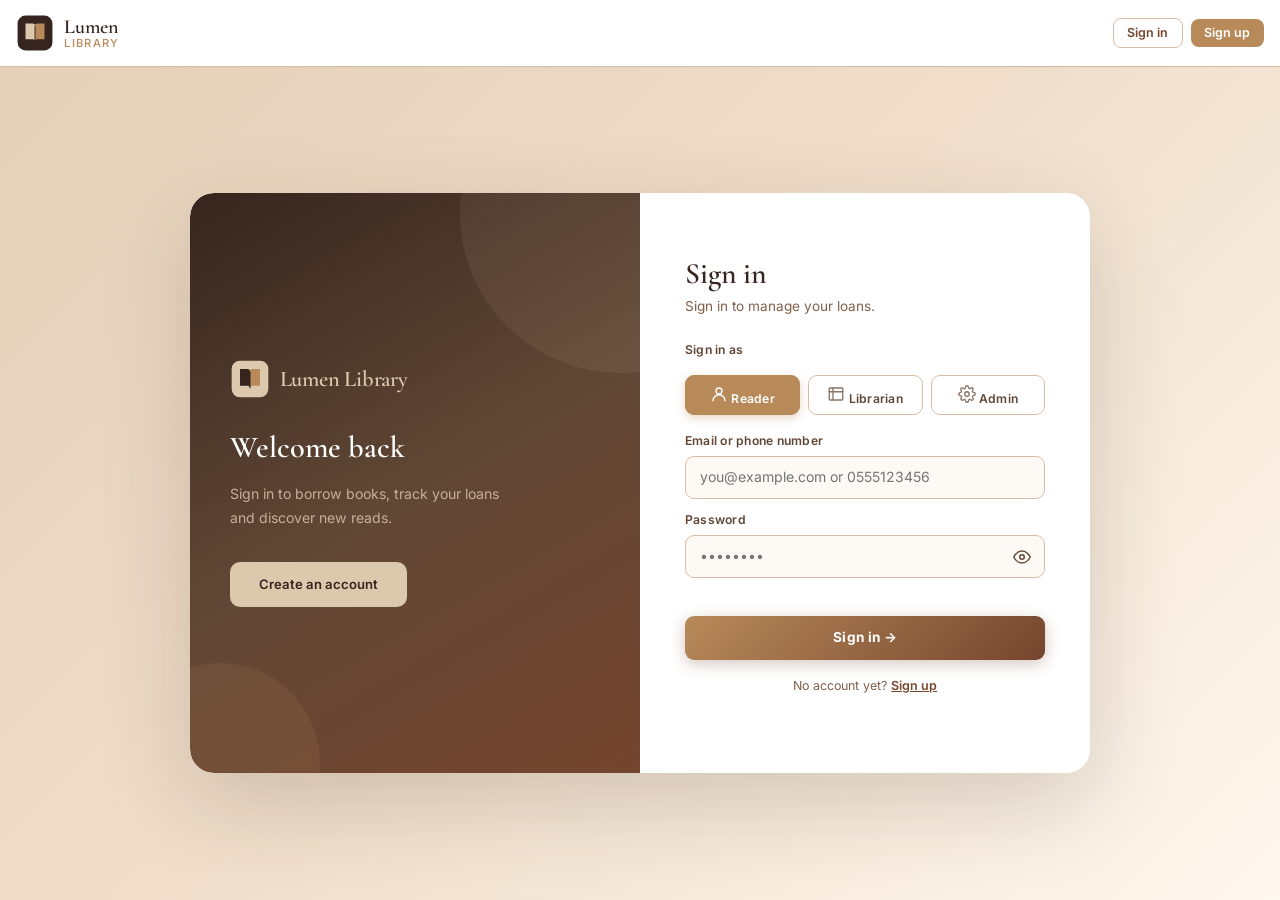
<file: dashboard.html>
<!doctype html>
<html lang="en">
<head>
<meta charset="utf-8">
<meta name="viewport" content="width=device-width,initial-scale=1">
<title>Lumen Library</title>
<link rel="icon" href="data:image/svg+xml,%3Csvg xmlns='http://www.w3.org/2000/svg' viewBox='0 0 48 48'%3E%3Crect x='2' y='2' width='44' height='44' rx='10' fill='%2335251E'/%3E%3Cpath d='M12 12h9c2 0 3 1 3 3v20c0-2-1-3-3-3h-9V12z' fill='%23DCC8AD'/%3E%3Cpath d='M36 12h-9c-2 0-3 1-3 3v20c0-2 1-3 3-3h9V12z' fill='%23B88A5A'/%3E%3Cpath d='M24 15v20' stroke='%2335251E' stroke-width='1.2'/%3E%3C/svg%3E">
<link rel="preconnect" href="https://fonts.googleapis.com">
<link rel="preconnect" href="https://fonts.gstatic.com" crossorigin>
<link href="https://fonts.googleapis.com/css2?family=Cormorant+Garamond:wght@500;600;700&family=Inter:wght@400;500;600;700&display=swap" rel="stylesheet">
<link rel="stylesheet" href="css/style.css">
<script defer src="js/app.js"></script>
</head>
<body>
<div id="site-header"></div>

<div class="dash-shell">
  <aside class="sidebar" id="sidebar" aria-label="Sidebar"></aside>

  <section class="dash-content">
    <header class="dash-header">
      <h1>Hello, <span id="uname">Reader</span> 👋🏻</h1>
      <p>Here is an overview of your activity.</p>
    </header>

    <!-- ✅ Stats (cards) toujours visibles -->
    <div class="stat-grid" id="ovStats"></div>

    <div class="tabs">
      <button class="tab on" data-tab="borrowed">My loans</button>
      <button class="tab" data-tab="history">Borrowing history</button>
      <button class="tab" data-tab="wish">Reading list</button>
      <button class="tab" data-tab="notifs">Notifications</button>
    </div>

    <section class="panel on" id="borrowed">
      <h2>My active loans</h2>
      <p class="muted" style="margin-bottom:1rem">Your current loans and pending reservations.</p>
      <div class="table-wrap">
        <table id="activeTable"></table>
      </div>
      <div id="activeEmpty" class="empty" hidden style="margin-top:1rem">
        <h3>No active loans</h3>
        <p>When you reserve or borrow a book, it will appear here.</p>
        <a class="btn caramel" href="index.html" style="margin-top:.8rem">Browse books</a>
      </div>
    </section>

    <section class="panel" id="history">
      <h2>Borrowing history</h2>
      <p class="muted" style="margin-bottom:1rem">All your reservations, loans and returns.</p>
      <div class="table-wrap">
        <table id="historyTable"></table>
      </div>
      <div id="historyEmpty" class="empty" hidden style="margin-top:1rem">
        <h3>No history yet</h3>
        <p>Your history will appear here after your first reservation.</p>
      </div>
    </section>

    <section class="panel" id="wish">
      <h2>My reading list</h2>
      <div class="book-grid" id="wishGrid" style="margin-top:1rem"></div>
    </section>

    <section class="panel" id="notifs">
      <h2>Notifications</h2>
      <div class="list" id="notifList"></div>
    </section>
  </section>
</div>

<div class="toast" id="toast" role="status" aria-live="polite"></div>

<dialog id="bookDialog" class="book-dialog">
  <button class="dialog-close" id="closeDialog" aria-label="Close">×</button>
  <div id="dialogContent"></div>
</dialog>

<script>
let _wishGridRender = null;

function renderDashboard(){
  const u = getUser();
  if (!u) return;
  document.getElementById("uname").textContent = u.name || u.email;

  const all = getAllBooks();
  const loans = loadLoans();
  const myLoans = loans.filter(l => l.userEmail === u.email);
  const active = myLoans.filter(l => l.status === "pending" || l.status === "on-loan");
  const today = new Date();

  const pendingCount = myLoans.filter(l => l.status === "pending").length;
  const dueSoonCount = myLoans.filter(l => {
    if (l.status !== "on-loan" || !l.dueOn) return false;
    const due = new Date(l.dueOn);
    const days = (due - today) / (1000*3600*24);
    return days >= 0 && days <= 7;
  }).length;

  document.getElementById("ovStats").innerHTML = [
    [active.length, "Active loans"],
    [pendingCount, "Pending pickup"],
    [dueSoonCount, "Due soon"],
    [borrowed.length, "In my list"]
  ].map(p => '<div class="stat"><b>' + p[0] + '</b><span>' + p[1] + '</span></div>').join("");

  /* ---------- My active loans — TABLE ---------- */
  const activeTable = document.getElementById("activeTable");
  const activeEmpty = document.getElementById("activeEmpty");

  if (active.length === 0){
    activeEmpty.hidden = false;
    activeTable.innerHTML = "";
  } else {
    activeEmpty.hidden = true;
    activeTable.innerHTML =
      '<tr>' +
        '<th>Book</th>' +
        '<th>Author</th>' +
        '<th>Status</th>' +
        '<th>Reserved</th>' +
        '<th>Pick up before</th>' +
        '<th>Picked up</th>' +
        '<th>Due</th>' +
        '<th>Action</th>' +
      '</tr>' +
      active.map(l => {
        const b = all.find(x => x.id === l.bookId);
        if (!b) return "";
        const st = getLoanStatus(l);
        const isPending = l.status === "pending";
        return '<tr>' +
          '<td><strong>' + b.title + '</strong></td>' +
          '<td>' + b.author + '</td>' +
          '<td><span class="badge ' + st.cls + '">' + st.label + '</span></td>' +
          '<td>' + (l.requestedOn || "—") + '</td>' +
          '<td>' + (isPending ? (l.pickupDeadline || "—") : "—") + '</td>' +
          '<td>' + (l.pickedUpOn || "—") + '</td>' +
          '<td>' + (l.dueOn || "—") + '</td>' +
          '<td>' +
            (isPending
              ? '<button class="sm ghost" data-cancel-loan="' + l.bookId + '">Cancel reservation</button>'
              : '<span class="muted" style="font-size:.75rem">Return at the library desk</span>') +
          '</td>' +
        '</tr>';
      }).join("");
  }

  /* ---------- History — TABLE ---------- */
  const histTable = document.getElementById("historyTable");
  const histEmpty = document.getElementById("historyEmpty");
  if (myLoans.length === 0){
    histEmpty.hidden = false;
    histTable.innerHTML = "";
  } else {
    histEmpty.hidden = true;
    histTable.innerHTML =
      '<tr><th>Book</th><th>Author</th><th>Requested</th><th>Picked up</th><th>Due</th><th>Returned</th><th>Status</th></tr>' +
      myLoans.map(l => {
        const b = all.find(x => x.id === l.bookId);
        if (!b) return "";
        const st = getLoanStatus(l);
        return '<tr>' +
          '<td>' + b.title + '</td>' +
          '<td>' + b.author + '</td>' +
          '<td>' + (l.requestedOn || "—") + '</td>' +
          '<td>' + (l.pickedUpOn || "—") + '</td>' +
          '<td>' + (l.dueOn || "—") + '</td>' +
          '<td>' + (l.returnedOn || (l.cancelledOn ? "cancelled" : l.expiredOn ? "expired" : "—")) + '</td>' +
          '<td><span class="badge ' + st.cls + '">' + st.label + '</span></td>' +
        '</tr>';
      }).join("");
  }

  /* ---------- Wish grid ---------- */
  const wishGrid = document.getElementById("wishGrid");
  const renderWish = function(){
    wishGrid.innerHTML = borrowed.map(id => {
      const b = all.find(x => x.id === id);
      return b ? renderBookCard(b) : "";
    }).join("");
  };
  renderWish();
  _wishGridRender = renderWish;

  /* ---------- Notifications ---------- */
  const notifList = document.getElementById("notifList");
  const notifs = getNotifications();
  notifList.innerHTML = notifs.length
    ? notifs.map(n =>
        '<div class="item-row notif-row">' +
          '<span>' + escapeHtml(n.message) + '</span>' +
          '<button type="button" class="notif-remove" data-remove-notif="' + n.id + '" aria-label="Remove">×</button>' +
        '</div>'
      ).join("")
    : '<p class="muted">No notifications.</p>';
}

document.addEventListener("DOMContentLoaded", async function(){
  await window.appReady;
  if (!requireAuth()) return;
  renderDashboard();

  document.querySelectorAll(".tab").forEach(function(btn){
    btn.addEventListener("click", function(){
      document.querySelectorAll(".tab").forEach(function(b){ b.classList.toggle("on", b === btn); });
      document.querySelectorAll(".panel").forEach(function(p){ p.classList.toggle("on", p.id === btn.dataset.tab); });
    });
  });

  document.addEventListener("click", function(e){
    const details = e.target.closest("[data-details]");
    if (details) { showDetails(details.dataset.details); return; }
    const wish = e.target.closest("[data-wish]");
    if (wish) { toggleWishlist(wish.dataset.wish); return; }
    const cancel = e.target.closest("[data-cancel-loan]");
    if (cancel) { cancelLoan(cancel.dataset.cancelLoan); return; }

    const rmNotif = e.target.closest("[data-remove-notif]");
    if (rmNotif) {
      e.stopPropagation();
      hideNotification(rmNotif.getAttribute("data-remove-notif"));
      renderDashboard();
      return;
    }
  });
});
</script>
</body>
</html>
</file>
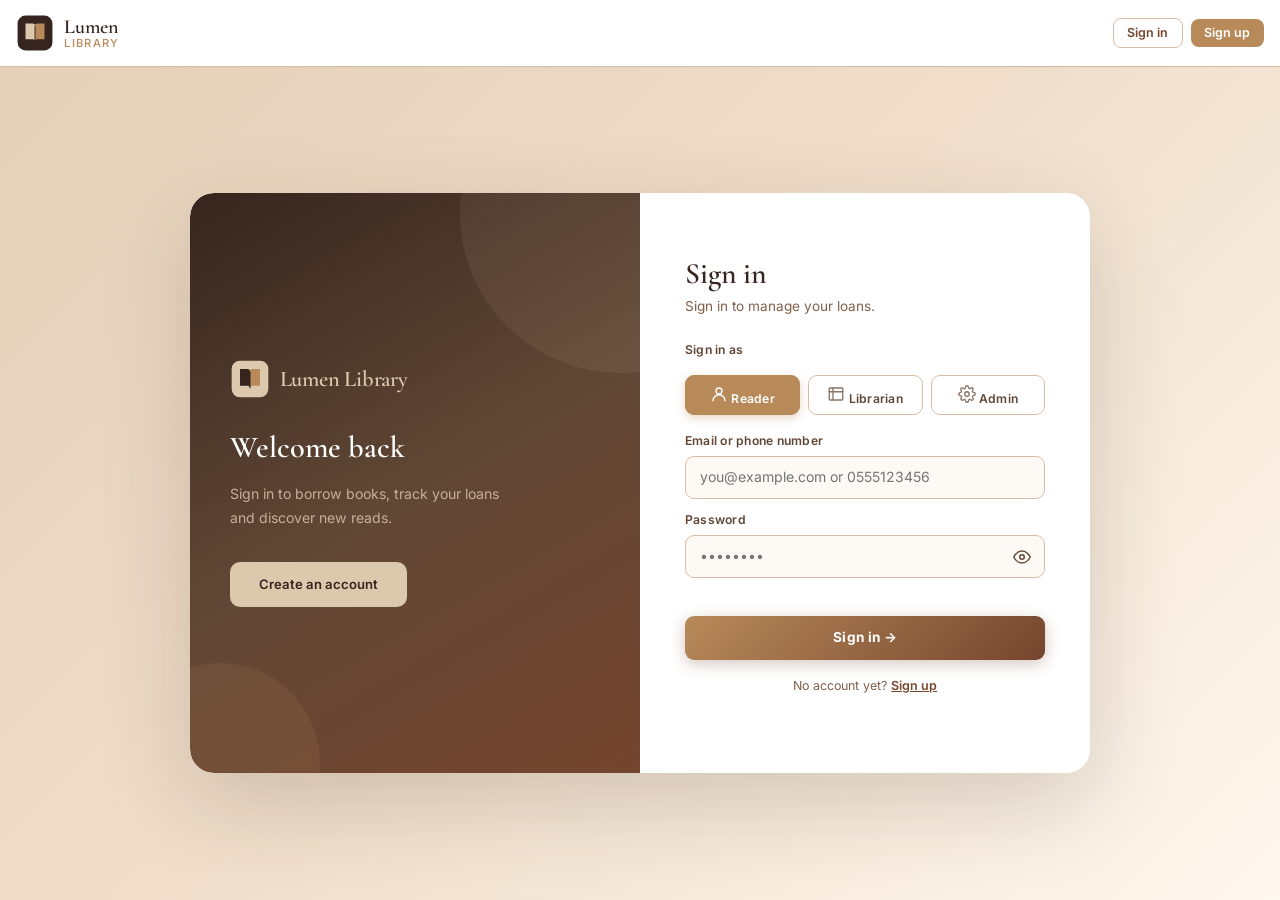
<file: librarian.html>
<!doctype html>
<html lang="en">
<head>
<meta charset="utf-8">
<meta name="viewport" content="width=device-width,initial-scale=1">
<title>Lumen Library</title>
<link rel="icon" href="data:image/svg+xml,%3Csvg xmlns='http://www.w3.org/2000/svg' viewBox='0 0 48 48'%3E%3Crect x='2' y='2' width='44' height='44' rx='10' fill='%2335251E'/%3E%3Cpath d='M12 12h9c2 0 3 1 3 3v20c0-2-1-3-3-3h-9V12z' fill='%23DCC8AD'/%3E%3Cpath d='M36 12h-9c-2 0-3 1-3 3v20c0-2 1-3 3-3h9V12z' fill='%23B88A5A'/%3E%3Cpath d='M24 15v20' stroke='%2335251E' stroke-width='1.2'/%3E%3C/svg%3E">
<link rel="preconnect" href="https://fonts.googleapis.com">
<link rel="preconnect" href="https://fonts.gstatic.com" crossorigin>
<link href="https://fonts.googleapis.com/css2?family=Cormorant+Garamond:wght@500;600;700&family=Inter:wght@400;500;600;700&display=swap" rel="stylesheet">
<link rel="stylesheet" href="css/style.css">
<script defer src="js/app.js"></script>
</head>
<body>
<div id="site-header"></div>

<div class="dash-shell">
  <aside class="sidebar" id="sidebar" aria-label="Sidebar"></aside>

  <section class="dash-content">
    <header class="dash-header">
      <p class="eyebrow">Librarian area</p>
      <h1>Dashboard</h1>
      <p>Manage books, reservations and returns.</p>
    </header>

    <div class="stat-grid" id="stats"></div>

    <div class="tabs">
      <button class="tab on" data-tab="tabBooks">Books</button>
      <button class="tab" data-tab="tabPending">Pending pickups <span id="pendingCountBadge" class="badge wait" style="margin-left:.4rem">0</span></button>
      <button class="tab" data-tab="tabLoans">Active loans <span id="activeCountBadge" class="badge warn" style="margin-left:.4rem">0</span></button>
      <button class="tab" data-tab="tabHistory">History</button>
    </div>

    <section class="panel on" id="tabBooks">
      <div class="section-heading">
        <div><p class="eyebrow">Catalogue</p><h2>All books</h2></div>
        <button class="btn caramel sm" id="addBtn" type="button">+ Add book</button>
      </div>
      <div class="search-row" style="margin:14px 0">
        <div class="search-box">
          <span class="search-symbol">⌕</span>
          <input id="bookSearch" placeholder="Search by title, author or ISBN…">
        </div>
        <select class="category-select" id="bookCat"><option value="all">All categories</option></select>
      </div>
      <div class="book-grid" id="libBookGrid"></div>
      <p class="empty-state" id="libBookEmpty" hidden>No books match your search.</p>
    </section>

    <section class="panel" id="tabPending">
      <div class="section-heading">
        <div><p class="eyebrow">Reservations</p><h2>Pending pickups</h2></div>
        <button class="btn caramel sm" id="newLoanBtn" type="button">+ New loan at desk</button>
      </div>
      <div class="search-row" style="margin:14px 0">
        <div class="search-box">
          <span class="search-symbol">⌕</span>
          <input id="pendingSearch" placeholder="Search by book, reader name, phone or email…">
        </div>
      </div>
      <div class="table-wrap"><table id="pendingTable"></table></div>
    </section>

    <section class="panel" id="tabLoans">
      <div class="section-heading">
        <div><p class="eyebrow">Returns</p><h2>Active loans &amp; returns</h2></div>
        <span class="badge warn" id="overdueCount" style="padding:.4rem .8rem">0 overdue</span>
      </div>
      <div class="search-row" style="margin:14px 0">
        <div class="search-box">
          <span class="search-symbol">⌕</span>
          <input id="loanSearch" placeholder="Search by book, reader name, phone or email…">
        </div>
      </div>
      <div class="table-wrap"><table id="loanTable"></table></div>
    </section>

    <section class="panel" id="tabHistory">
      <div class="section-heading">
        <div><p class="eyebrow">Archive</p><h2>Loan history</h2></div>
        <div style="display:flex;gap:.5rem;flex-wrap:wrap">
          <select class="category-select" id="historyStatus" style="width:auto;max-width:none">
            <option value="all">All statuses</option>
            <option value="returned">Returned</option>
            <option value="cancelled">Cancelled</option>
            <option value="expired">Expired</option>
          </select>
          <input type="date" id="historyDate" class="category-select" style="width:auto;max-width:none">
          <button class="btn ghost sm" id="historyClear" type="button">Clear</button>
        </div>
      </div>
      <div class="search-row" style="margin:14px 0">
        <div class="search-box">
          <span class="search-symbol">⌕</span>
          <input id="historySearch" placeholder="Search by book, reader name, phone or email…">
        </div>
      </div>
      <div class="table-wrap"><table id="historyTable"></table></div>
    </section>
  </section>
</div>

<dialog id="dlg">
  <h2 id="dlgTitle">Add a book</h2>
  <form id="bookForm">
    <input type="hidden" id="bookId" value="">
    <label for="t">Title</label><input id="t" required>
    <label for="a">Author</label><input id="a" required>
    <label for="c">Category</label><select id="c"></select>
    <div style="display:grid;grid-template-columns:1fr 1fr;gap:.6rem">
      <div><label for="yr">Year</label><input id="yr" type="number" min="0" value="2026" required></div>
      <div><label for="n">Copies</label><input id="n" type="number" min="0" value="1" required></div>
    </div>
    <label for="lang">Language</label>
    <select id="lang"><option>English</option><option>French</option></select>
    <label for="isbn">ISBN (optional)</label>
    <input id="isbn" placeholder="9780441172719">
    <label for="cover">Cover image URL (optional)</label>
    <input id="cover" placeholder="https://…">
    <div class="row">
      <button type="button" class="btn ghost" id="cancel">Cancel</button>
      <button class="btn caramel" type="submit">Save</button>
    </div>
  </form>
</dialog>

<dialog id="deskDlg" class="desk-dialog">
  <h2>New loan at desk</h2>
  <form id="deskForm">
    <label for="deskBookSearch">Book</label>
    <div class="desk-search-wrap">
      <span class="desk-search-icon">⌕</span>
      <input id="deskBookSearch" placeholder="Type a title or author to search…" autocomplete="off">
    </div>
    <div id="deskBookResults" class="desk-results"></div>
    <input type="hidden" id="deskBookId" value="">
    <div id="deskBookSelected" class="desk-selected" hidden></div>

    <label for="deskName">Reader name</label>
    <input id="deskName" placeholder="Full name" required>
    <label for="deskPhone">Phone</label>
    <input id="deskPhone" placeholder="0555123456" required>
    <label for="deskEmail">Email (optional)</label>
    <input id="deskEmail" type="email" placeholder="reader@example.com">
    <div class="row">
      <button type="button" class="btn ghost" id="deskCancel">Cancel</button>
      <button class="btn caramel" type="submit" id="deskSubmit" disabled>Create loan</button>
    </div>
  </form>
</dialog>

<div class="toast" id="toast" role="status" aria-live="polite"></div>

<script>
document.addEventListener("DOMContentLoaded", async function(){
  await window.appReady;
  if (!requireLibrarian()) return;

  var $ = function(id){ return document.getElementById(id); };
  var all = [];
  var pendingFilter = "";
  var loanFilter = "";
  var historyFilter = "";
  var historyStatus = "all";
  var historyDate = "";
  var bookFilter = { q:"", cat:"all" };

  // ✅ FIX: refresh recharge les données depuis l'API avant de recalculer
  async function refresh(){
    await refreshData();
    all = getAllBooks();
    stats();
    renderPending();
    renderLoans();
    renderLibBooks();
    renderHistory();
  }

  /* ---------- Stats ---------- */
  function stats(){
    var copies  = all.reduce(function(s,b){ return s + Number(b.total||0); }, 0);
    var avail   = all.reduce(function(s,b){ return s + Number(b.avail||0); }, 0);
    var loans   = loadLoans();
    var pending = loans.filter(function(l){ return l.status === "pending"; });
    var onLoan  = loans.filter(function(l){ return l.status === "on-loan"; });
    var overdue = getOverdueLoans();

    $("stats").innerHTML = [
      [all.length, "Titles"],
      [copies, "Physical copies"],
      [avail, "Available"],
      [onLoan.length, "Active loans"],
      [pending.length, "Pending pickups"],
      [overdue.length, "Overdue"]
    ].map(function(p){
      return '<div class="stat"><b>' + p[0] + '</b><span>' + p[1] + '</span></div>';
    }).join("");

    // ✅ badges synchronisés avec les cards
    var pb = $("pendingCountBadge"); if (pb) pb.textContent = pending.length;
    var ab = $("activeCountBadge"); if (ab) ab.textContent = onLoan.length;
    var oc = $("overdueCount"); if (oc) oc.textContent = overdue.length + " overdue";
  }

  /* ---------- Tabs ---------- */
  document.querySelectorAll(".tab").forEach(function(btn){
    btn.addEventListener("click", function(){
      document.querySelectorAll(".tab").forEach(function(b){ b.classList.toggle("on", b === btn); });
      document.querySelectorAll(".panel").forEach(function(p){ p.classList.toggle("on", p.id === btn.dataset.tab); });
    });
  });

  /* ---------- BOOKS ---------- */
  function renderLibBooks(){
    var grid = $("libBookGrid");
    if (!grid) return;
    var q = bookFilter.q.trim().toLowerCase();
    var list = all.filter(function(b){
      var okQ = !q || [b.title, b.author, b.isbn, b.cat].some(function(v){
        return (v || "").toLowerCase().indexOf(q) !== -1;
      });
      var okCat = bookFilter.cat === "all" || b.cat === bookFilter.cat;
      return okQ && okCat;
    });

    var emptyEl = $("libBookEmpty");
    if (emptyEl) emptyEl.hidden = list.length > 0;

    grid.innerHTML = list.map(function(b){
      var s = statusLabel(b);
      return '<article class="book-card">' +
        '<div class="cover-wrap"><div class="book-cover-photo">' +
          (b.coverUrl
            ? '<img src="' + escapeHtml(b.coverUrl) + '" alt="" loading="lazy" onerror="this.style.display=\'none\';this.nextElementSibling.style.display=\'flex\'">' +
              '<div class="cover-fallback v' + (b.id % 6) + '" style="display:none"><strong>' + escapeHtml(b.title) + '</strong><small>' + escapeHtml(b.author) + '</small></div>'
            : '<div class="cover-fallback v' + (b.id % 6) + '"><strong>' + escapeHtml(b.title) + '</strong><small>' + escapeHtml(b.author) + '</small></div>') +
        '</div></div>' +
        '<div class="book-info">' +
          '<span class="book-category">' + escapeHtml(b.cat) + '</span>' +
          '<h3>' + escapeHtml(b.title) + '</h3>' +
          '<p class="book-author">' + escapeHtml(b.author) + ' · ' + b.year + '</p>' +
          '<div class="book-actions">' +
            '<span class="availability ' + s.cls + '">' + s.text + ' · ' + b.avail + '/' + b.total + '</span>' +
          '</div>' +
          '<div class="card-actions" style="display:flex;flex-direction:column;gap:.35rem">' +
            '<button class="toggle-borrow" type="button" data-loan-book="' + b.id + '"' + (b.avail <= 0 ? ' disabled' : '') + '>' +
              (b.avail <= 0 ? '✕ Unavailable' : '📖 New loan at desk') +
            '</button>' +
            '<div style="display:flex;gap:.35rem">' +
              '<button class="details-button" style="flex:1" data-edit="' + b.id + '">Edit</button>' +
              '<button class="remove-btn" style="flex:1" data-del="' + b.id + '">Delete</button>' +
            '</div>' +
          '</div>' +
        '</div>' +
      '</article>';
    }).join("");
  }
  window._libBooksRender = renderLibBooks;

  $("bookSearch").addEventListener("input", function(e){
    bookFilter.q = e.target.value;
    renderLibBooks();
  });
  $("bookCat").addEventListener("change", function(e){
    bookFilter.cat = e.target.value;
    renderLibBooks();
  });

  $("libBookGrid").addEventListener("click", async function(e){
    var loan = e.target.closest("[data-loan-book]");
    if (loan){ openDesk(Number(loan.dataset.loanBook)); return; }
    var edit = e.target.closest("[data-edit]");
    if (edit){ openEdit(Number(edit.dataset.edit)); return; }
    var del = e.target.closest("[data-del]");
    if (del){
      var b = all.find(function(x){ return x.id === Number(del.dataset.del); });
      if (!b) return;
      const ok = await customConfirm("Delete book", 'Delete "' + b.title + '"?\nThis action cannot be undone.');
      if (!ok) return;
      var r = await deleteBook(b.id);
      if (!r.ok){ showToast(r.msg); return; }
      await refresh();
      showToast("Book deleted.");
    }
  });

  /* ---------- PENDING ---------- */
  function renderPending(){
    var loans = loadLoans().filter(function(l){ return l.status === "pending"; });
    var q = pendingFilter.trim().toLowerCase();

    if (q){
      loans = loans.filter(function(l){
        var title = (l.title || "").toLowerCase();
        var uname = (l.userName || "").toLowerCase();
        var uemail = (l.userEmail || "").toLowerCase();
        var uphone = (l.userPhone || "").toLowerCase();
        return title.indexOf(q) !== -1 || uname.indexOf(q) !== -1 || uemail.indexOf(q) !== -1 || uphone.indexOf(q) !== -1;
      });
    }

    var table = $("pendingTable");
    if (loans.length === 0){
      table.innerHTML = '<tr><td style="padding:1.2rem;text-align:center;color:var(--muted)">No pending pickups.</td></tr>';
      return;
    }

    table.innerHTML =
      '<tr><th>Book</th><th>Reader</th><th>Phone / Email</th><th>Reserved</th><th>Pick up before</th><th>Action</th></tr>' +
      loans.map(function(l){
        return '<tr>' +
          '<td><strong>' + l.title + '</strong><br><small class="muted">' + l.author + '</small></td>' +
          '<td>' + (l.userName || "—") + '</td>' +
          '<td><small>' + (l.userPhone || "—") + (l.userEmail ? '<br>' + l.userEmail : '') + '</small></td>' +
          '<td>' + (l.requestedOn || "—") + '</td>' +
          '<td>' + (l.pickupDeadline || "—") + '</td>' +
          '<td>' +
            '<button class="sm" data-confirm-pickup="' + l.id + '">Confirm pickup</button> ' +
            '<button class="sm ghost" data-cancel-pending="' + l.id + '">Cancel</button>' +
          '</td>' +
        '</tr>';
      }).join("");
  }

  $("pendingTable").addEventListener("click", async function(e){
    var pickup = e.target.closest("[data-confirm-pickup]");
    if (pickup){
      var loanId = Number(pickup.dataset.confirmPickup);
      const ok = await customConfirm("Confirm pickup", "Confirm that this book was handed to the reader?");
      if (!ok) return;
      if (await confirmPickup(loanId)){
        await refresh();
        showToast("Picked up.");
      }
      return;
    }
    var cancel = e.target.closest("[data-cancel-pending]");
    if (cancel){
      var loanId2 = Number(cancel.dataset.cancelPending);
      const ok2 = await customConfirm("Cancel reservation", "Cancel this reservation?\nThe book will return to the shelf.");
      if (!ok2) return;
      if (await cancelPending(loanId2)){
        await refresh();
        showToast("Reservation cancelled.");
      }
    }
  });

  $("pendingSearch").addEventListener("input", function(e){
    pendingFilter = e.target.value;
    renderPending();
  });

  /* ---------- LOANS ---------- */
  function renderLoans(){
    var loans = loadLoans().filter(function(l){ return l.status === "on-loan"; });
    var q = loanFilter.trim().toLowerCase();

    if (q){
      loans = loans.filter(function(l){
        var title = (l.title || "").toLowerCase();
        var uname = (l.userName || "").toLowerCase();
        var uemail = (l.userEmail || "").toLowerCase();
        var uphone = (l.userPhone || "").toLowerCase();
        return title.indexOf(q) !== -1 || uname.indexOf(q) !== -1 || uemail.indexOf(q) !== -1 || uphone.indexOf(q) !== -1;
      });
    }

    var table = $("loanTable");
    if (loans.length === 0){
      table.innerHTML = '<tr><td style="padding:1.2rem;text-align:center;color:var(--muted)">No active loans.</td></tr>';
      return;
    }

    table.innerHTML =
      '<tr><th>Book</th><th>Reader</th><th>Phone / Email</th><th>Picked up</th><th>Due</th><th>Status</th><th>Action</th></tr>' +
      loans.map(function(l){
        var st = getLoanStatus(l);
        return '<tr>' +
          '<td><strong>' + l.title + '</strong><br><small class="muted">' + l.author + '</small></td>' +
          '<td>' + (l.userName || "—") + '</td>' +
          '<td><small>' + (l.userPhone || "—") + (l.userEmail ? '<br>' + l.userEmail : '') + '</small></td>' +
          '<td>' + (l.pickedUpOn || "—") + '</td>' +
          '<td>' + (l.dueOn || "—") + '</td>' +
          '<td><span class="badge ' + (st.cls === "danger" ? "warn" : st.cls) + '">' + st.label + '</span></td>' +
          '<td><button class="sm" data-return-loan="' + l.id + '">Mark as returned</button></td>' +
        '</tr>';
      }).join("");
  }

  $("loanTable").addEventListener("click", async function(e){
    var btn = e.target.closest("[data-return-loan]");
    if (!btn) return;
    var loanId = Number(btn.dataset.returnLoan);
    const ok = await customConfirm("Mark as returned", "Mark this book as returned?");
    if (!ok) return;
    if (await markReturned(loanId)){
      await refresh();
      showToast("Returned.");
    }
  });

  $("loanSearch").addEventListener("input", function(e){
    loanFilter = e.target.value;
    renderLoans();
  });

  /* ---------- HISTORY ---------- */
  function renderHistory(){
    var loans = loadLoans().filter(function(l){
      return l.status === "returned" || l.status === "cancelled" || l.status === "expired";
    });
    var q = historyFilter.trim().toLowerCase();

    if (historyStatus !== "all"){
      loans = loans.filter(function(l){ return l.status === historyStatus; });
    }

    if (historyDate){
      loans = loans.filter(function(l){
        var d = l.returnedOn || l.cancelledOn || l.expiredOn || l.requestedOn || "";
        return d === historyDate;
      });
    }

    if (q){
      loans = loans.filter(function(l){
        var title = (l.title || "").toLowerCase();
        var uname = (l.userName || "").toLowerCase();
        var uemail = (l.userEmail || "").toLowerCase();
        var uphone = (l.userPhone || "").toLowerCase();
        return title.indexOf(q) !== -1 || uname.indexOf(q) !== -1 || uemail.indexOf(q) !== -1 || uphone.indexOf(q) !== -1;
      });
    }

    loans.sort(function(a, b){
      var da = new Date(a.returnedOn || a.cancelledOn || a.expiredOn || a.requestedOn || 0);
      var db = new Date(b.returnedOn || b.cancelledOn || b.expiredOn || b.requestedOn || 0);
      return db - da;
    });

    var table = $("historyTable");
    if (loans.length === 0){
      table.innerHTML = '<tr><td style="padding:1.2rem;text-align:center;color:var(--muted)">No history found.</td></tr>';
      return;
    }

    table.innerHTML =
      '<tr><th>Book</th><th>Reader</th><th>Phone / Email</th><th>Picked up</th><th>Due</th><th>Closed on</th><th>Status</th></tr>' +
      loans.map(function(l){
        var st = getLoanStatus(l);
        var closedOn = l.returnedOn || l.cancelledOn || l.expiredOn || "—";
        return '<tr>' +
          '<td><strong>' + l.title + '</strong><br><small class="muted">' + l.author + '</small></td>' +
          '<td>' + (l.userName || "—") + '</td>' +
          '<td><small>' + (l.userPhone || "—") + (l.userEmail ? '<br>' + l.userEmail : '') + '</small></td>' +
          '<td>' + (l.pickedUpOn || "—") + '</td>' +
          '<td>' + (l.dueOn || "—") + '</td>' +
          '<td>' + closedOn + '</td>' +
          '<td><span class="badge ' + st.cls + '">' + st.label + '</span></td>' +
        '</tr>';
      }).join("");
  }

  $("historySearch").addEventListener("input", function(e){
    historyFilter = e.target.value;
    renderHistory();
  });
  $("historyStatus").addEventListener("change", function(e){
    historyStatus = e.target.value;
    renderHistory();
  });
  $("historyDate").addEventListener("change", function(e){
    historyDate = e.target.value;
    renderHistory();
  });
  $("historyClear").addEventListener("click", function(){
    historyStatus = "all";
    historyDate = "";
    historyFilter = "";
    $("historyStatus").value = "all";
    $("historyDate").value = "";
    $("historySearch").value = "";
    renderHistory();
  });

  /* ---------- NEW LOAN AT DESK ---------- */
  function openDesk(bookId){
    $("deskName").value = "";
    $("deskPhone").value = "";
    $("deskEmail").value = "";
    $("deskBookSearch").value = "";
    $("deskBookId").value = "";
    $("deskSubmit").disabled = true;
    $("deskBookSelected").hidden = true;
    $("deskBookResults").innerHTML = "";
    $("deskBookSearch").style.display = "";

    if (bookId){
      var b = all.find(function(x){ return x.id === bookId; });
      if (b) selectDeskBook(b);
    } else {
      $("deskBookSearch").focus();
    }
    $("deskDlg").showModal();
  }

  function renderDeskResults(q){
    var box = $("deskBookResults");
    var query = (q || "").trim().toLowerCase();
    if (!query){ box.innerHTML = ""; return; }

    var list = all.filter(function(b){
      if (b.avail <= 0) return false;
      return [b.title, b.author, b.isbn].some(function(v){
        return (v || "").toLowerCase().indexOf(query) !== -1;
      });
    }).slice(0, 8);

    if (list.length === 0){
      box.innerHTML = '<p class="desk-empty">No books found.</p>';
      return;
    }

    box.innerHTML = list.map(function(b){
      var cover = b.coverUrl
        ? '<img src="' + escapeHtml(b.coverUrl) + '" alt="" onerror="this.style.display=\'none\';this.parentElement.style.background=\'#7a5640\'">'
        : '<div class="desk-thumb-fb"><strong>' + escapeHtml(b.title.charAt(0)) + '</strong></div>';
      return '<button type="button" class="desk-result" data-pick="' + b.id + '">' +
        '<div class="desk-thumb">' + cover + '</div>' +
        '<div class="desk-info">' +
          '<strong>' + escapeHtml(b.title) + '</strong>' +
          '<small>' + escapeHtml(b.author) + ' · ' + b.year + '</small>' +
          '<span class="desk-avail">Available: ' + b.avail + '</span>' +
        '</div>' +
      '</button>';
    }).join("");
  }

  function selectDeskBook(b){
    $("deskBookId").value = b.id;
    $("deskBookSelected").hidden = false;
    $("deskBookSelected").innerHTML =
      '<div class="desk-selected-inner">' +
        '<strong>' + escapeHtml(b.title) + '</strong>' +
        '<small>' + escapeHtml(b.author) + ' · Available: ' + b.avail + '</small>' +
        '<button type="button" class="desk-change" id="deskChangeBtn">Change</button>' +
      '</div>';
    $("deskBookResults").innerHTML = "";
    $("deskBookSearch").value = b.title;
    $("deskBookSearch").style.display = "none";
    $("deskSubmit").disabled = false;

    var changeBtn = document.getElementById("deskChangeBtn");
    if (changeBtn){
      changeBtn.addEventListener("click", function(){
        $("deskBookSelected").hidden = true;
        $("deskBookId").value = "";
        $("deskBookSearch").value = "";
        $("deskBookSearch").style.display = "";
        $("deskBookSearch").focus();
        $("deskSubmit").disabled = true;
      });
    }
  }

  $("deskBookSearch").addEventListener("input", function(e){
    $("deskBookId").value = "";
    $("deskBookSelected").hidden = true;
    $("deskSubmit").disabled = true;
    renderDeskResults(e.target.value);
  });

  $("deskBookResults").addEventListener("click", function(e){
    var pick = e.target.closest("[data-pick]");
    if (!pick) return;
    var b = all.find(function(x){ return x.id === Number(pick.dataset.pick); });
    if (b) selectDeskBook(b);
  });

  $("newLoanBtn").addEventListener("click", function(){ openDesk(null); });
  $("deskCancel").addEventListener("click", function(){ $("deskDlg").close(); });

  $("deskForm").addEventListener("submit", async function(e){
    e.preventDefault();
    var bookId = Number($("deskBookId").value);
    if (!bookId){ showToast("Please select a book."); return; }
    var name = $("deskName").value.trim();
    var phone = $("deskPhone").value.trim();
    var email = $("deskEmail").value.trim();

    var result = await newLoanAtDesk(bookId, name, phone, email, false);
    if (!result.ok){ showToast(result.msg); return; }
    $("deskDlg").close();
    await refresh();
    showToast("Loan created.");
  });

  /* ---------- BOOK EDIT / ADD ---------- */
  $("c").innerHTML = getCategories().map(function(c){ return '<option>' + c + '</option>'; }).join("");
  $("bookCat").innerHTML = '<option value="all">All categories</option>' +
    getCategories().map(function(c){ return '<option>' + c + '</option>'; }).join("");

  function openAdd(){
    $("dlgTitle").textContent = "Add a book";
    $("bookId").value = "";
    $("t").value = ""; $("a").value = ""; $("yr").value = new Date().getFullYear();
    $("n").value = 1; $("isbn").value = ""; $("cover").value = ""; $("lang").value = "English";
    $("c").selectedIndex = 0;
    $("dlg").showModal();
  }
  function openEdit(id){
    var b = all.find(function(x){ return x.id === id; });
    if (!b) return;
    $("dlgTitle").textContent = "Edit book";
    $("bookId").value = b.id;
    $("t").value = b.title; $("a").value = b.author; $("c").value = b.cat;
    $("yr").value = b.year; $("n").value = b.total; $("lang").value = b.lang;
    $("isbn").value = b.isbn || ""; $("cover").value = b.coverUrl || "";
    $("dlg").showModal();
  }

  $("addBtn").addEventListener("click", openAdd);
  $("cancel").addEventListener("click", function(){ $("dlg").close(); });

  $("bookForm").addEventListener("submit", async function(e){
    e.preventDefault();
    var idAttr = $("bookId").value;
    var isbn = $("isbn").value.trim();
    var coverInput = $("cover").value.trim();
    var coverUrl = coverInput || (isbn ? "https://covers.openlibrary.org/b/isbn/" + isbn + "-L.jpg" : "");
    var total = Number($("n").value);
    var data = {
      title: $("t").value.trim(),
      author: $("a").value.trim(),
      cat: $("c").value,
      year: Number($("yr").value),
      isbn: isbn,
      lang: $("lang").value,
      total: total,
      coverUrl: coverUrl,
      desc: ""
    };

    var r = await saveBook(data, idAttr ? Number(idAttr) : null);
    if (!r.ok){ showToast(r.msg); return; }
    $("dlg").close();
    await refresh();
    showToast(idAttr ? "Book updated." : "Book added.");
  });

  await refresh();
});
</script>
</body>
</html>
</file>
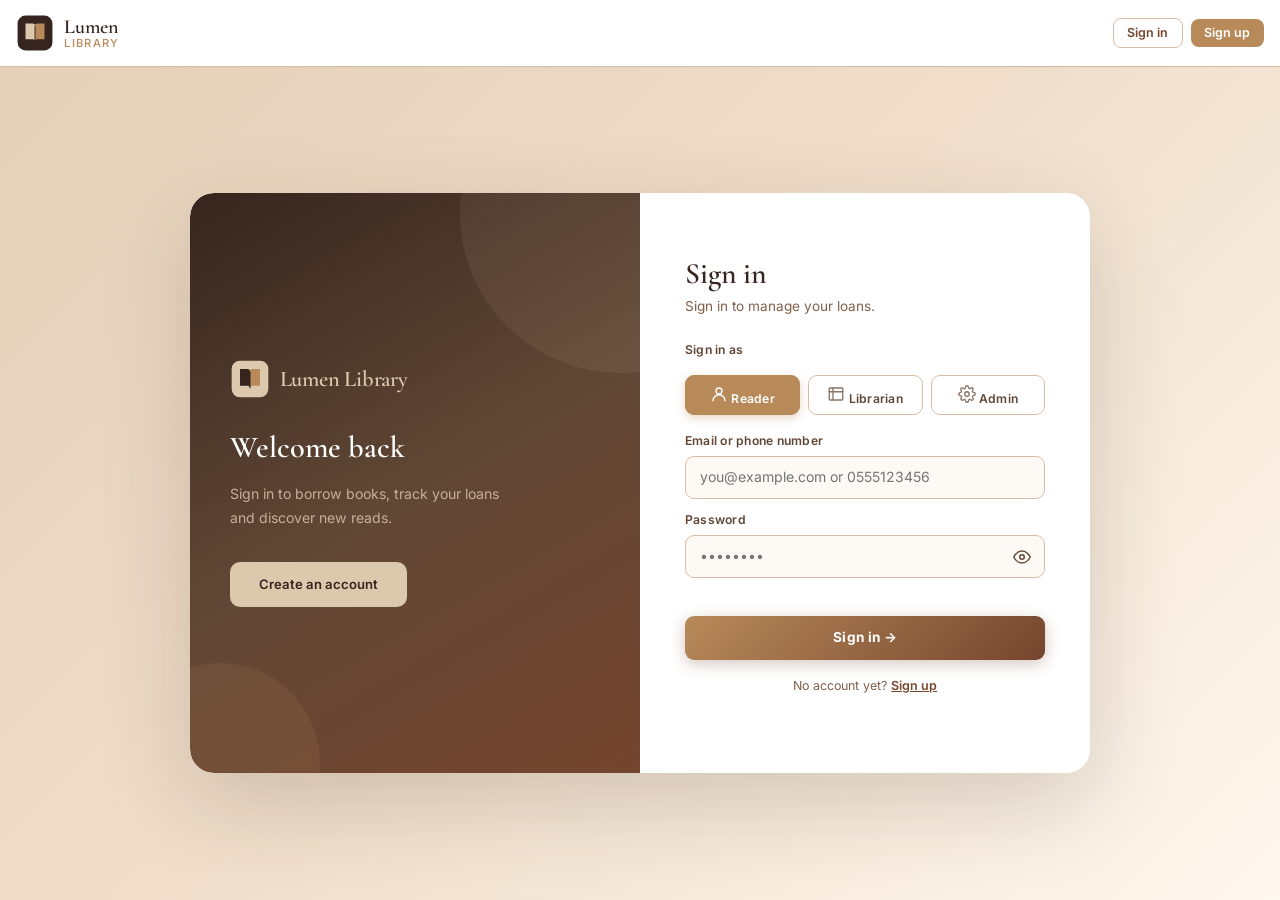
<file: profile.html>
<!doctype html>
<html lang="en">
<head>
<meta charset="utf-8">
<meta name="viewport" content="width=device-width,initial-scale=1">
<title>Lumen Library</title>
<link rel="icon" href="data:image/svg+xml,%3Csvg xmlns='http://www.w3.org/2000/svg' viewBox='0 0 48 48'%3E%3Crect x='2' y='2' width='44' height='44' rx='10' fill='%2335251E'/%3E%3Cpath d='M12 12h9c2 0 3 1 3 3v20c0-2-1-3-3-3h-9V12z' fill='%23DCC8AD'/%3E%3Cpath d='M36 12h-9c-2 0-3 1-3 3v20c0-2 1-3 3-3h9V12z' fill='%23B88A5A'/%3E%3Cpath d='M24 15v20' stroke='%2335251E' stroke-width='1.2'/%3E%3C/svg%3E">
<link rel="preconnect" href="https://fonts.googleapis.com">
<link rel="preconnect" href="https://fonts.gstatic.com" crossorigin>
<link href="https://fonts.googleapis.com/css2?family=Cormorant+Garamond:wght@500;600;700&family=Inter:wght@400;500;600;700&display=swap" rel="stylesheet">
<link rel="stylesheet" href="css/style.css">
<script defer src="js/app.js"></script>

<style>
  /* Profile — table style */
  .profile-header-card{
    background:#fff !important;
    border:1px solid #d8bda4 !important;
    border-radius:16px !important;
    padding:1.4rem 1.6rem !important;
    margin-bottom:1.2rem !important;
    box-shadow:0 2px 6px rgba(74,45,34,.04) !important;
    display:flex !important;
    align-items:center !important;
    gap:1.2rem !important;
  }

  .profile-avatar-big{
    width:68px !important;
    height:68px !important;
    border-radius:50% !important;
    background:#B88A5A !important;
    color:#fff !important;
    display:grid !important;
    place-items:center !important;
    font-family:'Cormorant Garamond',Georgia,serif !important;
    font-weight:700 !important;
    font-size:1.8rem !important;
    flex-shrink:0 !important;
  }

  .profile-header-info h2{
    font-family:'Cormorant Garamond',Georgia,serif !important;
    font-size:1.5rem !important;
    font-weight:600 !important;
    color:#35251E !important;
    margin:0 0 .2rem !important;
    line-height:1.2 !important;
  }

  .profile-header-info p{
    font-size:.85rem !important;
    color:#80604b !important;
    margin:0 !important;
  }

  .profile-header-info .role-badge{
    display:inline-block !important;
    margin-top:.4rem !important;
    padding:.15rem .65rem !important;
    background:#f0e0ce !important;
    color:#75452e !important;
    border-radius:99px !important;
    font-size:.7rem !important;
    font-weight:600 !important;
    text-transform:uppercase !important;
    letter-spacing:.05em !important;
  }

  /* Table container */
  .profile-table-card{
    background:#fff !important;
    border:1px solid #d8bda4 !important;
    border-radius:16px !important;
    padding:0 !important;
    margin-bottom:1.2rem !important;
    box-shadow:0 2px 6px rgba(74,45,34,.04) !important;
    overflow:hidden !important;
  }

  .profile-table-card-header{
    display:flex !important;
    align-items:center !important;
    justify-content:space-between !important;
    padding:1.1rem 1.4rem !important;
    border-bottom:1px solid #d8bda4 !important;
    background:#fdf7ee !important;
  }

  .profile-table-card-header-left{
    display:flex !important;
    align-items:center !important;
    gap:.7rem !important;
  }

  .profile-table-card-header .profile-icon{
    width:32px !important;
    height:32px !important;
    border-radius:8px !important;
    background:#f0e0ce !important;
    display:grid !important;
    place-items:center !important;
    color:#75452e !important;
    flex-shrink:0 !important;
  }

  .profile-table-card-header h2{
    font-family:'Cormorant Garamond',Georgia,serif !important;
    font-size:1.15rem !important;
    font-weight:600 !important;
    margin:0 !important;
    color:#35251E !important;
  }

  .profile-table-card-header .eyebrow{
    margin:0 0 .1rem !important;
    font-size:.55rem !important;
  }

  /* Edit button */
  .profile-edit-btn{
    background:#fff !important;
    border:1px solid #d8bda4 !important;
    color:#75452e !important;
    border-radius:8px !important;
    padding:.45rem .9rem !important;
    font-size:.78rem !important;
    font-weight:600 !important;
    cursor:pointer !important;
    transition:background .15s, color .15s !important;
    font-family:inherit !important;
  }

  .profile-edit-btn:hover{
    background:#ead8c5 !important;
    color:#4b2b1e !important;
  }

  /* Table */
  .profile-table{
    width:100% !important;
    border-collapse:collapse !important;
    font-size:.88rem !important;
  }

  .profile-table tr{
    border-bottom:1px solid #f0e0ce !important;
  }

  .profile-table tr:last-child{
    border-bottom:0 !important;
  }

  .profile-table th{
    text-align:left !important;
    padding:.85rem 1.4rem !important;
    font-size:.7rem !important;
    text-transform:uppercase !important;
    letter-spacing:.06em !important;
    color:#80604b !important;
    font-weight:600 !important;
    background:transparent !important;
    width:180px !important;
    vertical-align:middle !important;
  }

  .profile-table td{
    padding:.85rem 1.4rem !important;
    color:#35251E !important;
    vertical-align:middle !important;
    font-weight:500 !important;
  }

  .profile-table td .muted-text{
    color:#80604b !important;
    font-weight:400 !important;
    font-size:.78rem !important;
    font-style:italic !important;
  }

  /* Input in edit mode */
  .profile-table td input{
    width:100% !important;
    max-width:340px !important;
    padding:.5rem .75rem !important;
    border:1px solid #d8bda4 !important;
    border-radius:8px !important;
    background:#fff !important;
    font-size:.88rem !important;
    font-family:inherit !important;
    color:#3b261b !important;
  }

  .profile-table td input:focus{
    border-color:#B88A5A !important;
    outline:none !important;
    box-shadow:0 0 0 3px rgba(184,138,90,.15) !important;
  }

  .profile-table td input:disabled{
    background:#f5f2ed !important;
    color:#80604b !important;
    cursor:not-allowed !important;
    border-color:#e8dccb !important;
  }

  .profile-table td .pw-wrap{
    position:relative !important;
    max-width:340px !important;
  }

  .profile-table td .pw-wrap input{
    padding-right:2.6rem !important;
  }

  .profile-table td .pw-wrap .eye{
    position:absolute !important;
    right:.45rem !important;
    top:50% !important;
    transform:translateY(-50%) !important;
    width:30px !important;
    height:30px !important;
    display:grid !important;
    place-items:center !important;
    background:transparent !important;
    border:0 !important;
    border-radius:7px !important;
    color:#604735 !important;
    cursor:pointer !important;
  }

  .profile-table td .pw-wrap .eye:hover{
    background:#f0e0ce !important;
  }

  /* Actions in edit mode */
  .profile-actions{
    display:flex !important;
    justify-content:flex-end !important;
    gap:.6rem !important;
    padding:1rem 1.4rem !important;
    border-top:1px solid #d8bda4 !important;
    background:#fdf7ee !important;
  }

  .profile-actions button{
    min-width:130px !important;
    padding:.55rem 1.1rem !important;
    font-size:.82rem !important;
    border-radius:8px !important;
    font-weight:600 !important;
    cursor:pointer !important;
    font-family:inherit !important;
  }

  .profile-actions .btn-save{
    background:#B88A5A !important;
    color:#fff !important;
    border:0 !important;
  }

  .profile-actions .btn-save:hover{
    background:#75452e !important;
  }

  .profile-actions .btn-cancel{
    background:#fff !important;
    color:#75452e !important;
    border:1px solid #d8bda4 !important;
  }

  .profile-actions .btn-cancel:hover{
    background:#ead8c5 !important;
  }

  /* Stats */
  .dash-content .stat-grid{
    margin:1.2rem 0 1.6rem !important;
    max-width:820px !important;
  }

  .dash-content .dash-header h1{
    font-family:'Cormorant Garamond',Georgia,serif !important;
    font-size:1.8rem !important;
    font-weight:600 !important;
    color:#35251E !important;
    margin:0 0 .3rem !important;
  }

  .dash-content .dash-header p{
    color:#80604b !important;
    font-size:.85rem !important;
    margin:0 !important;
  }
</style>
</head>
<body>
<div id="site-header"></div>

<div class="dash-shell">
  <aside class="sidebar" id="sidebar" aria-label="Sidebar"></aside>

  <section class="dash-content">
    <header class="dash-header">
      <h1>My profile</h1>
      <p>Manage your personal information and security.</p>
    </header>

    <div class="stat-grid" id="profileStats"></div>

    <!-- Carte : Avatar + Nom + Role -->
    <div class="profile-header-card">
      <div class="profile-avatar-big" id="profileAvatar">D</div>
      <div class="profile-header-info">
        <h2 id="profileName">Demo Reader</h2>
        <p id="profileEmail">reader@lumen.com</p>
        <span class="role-badge" id="profileRole">Reader</span>
      </div>
    </div>

    <!-- Carte : Personal info (table) -->
    <div class="profile-table-card">
      <div class="profile-table-card-header">
        <div class="profile-table-card-header-left">
          <div class="profile-icon">
            <svg width="16" height="16" viewBox="0 0 24 24" fill="none" stroke="currentColor" stroke-width="2" stroke-linecap="round" stroke-linejoin="round"><circle cx="12" cy="8" r="4"/><path d="M4 21a8 8 0 0 1 16 0"/></svg>
          </div>
          <div>
            <p class="eyebrow">Personal info</p>
            <h2>Account details</h2>
          </div>
        </div>
        <button type="button" class="profile-edit-btn" id="editPersonalBtn">Edit</button>
      </div>

      <table class="profile-table">
        <tr>
          <th>Full name</th>
          <td>
            <span id="viewName">Demo Reader</span>
            <input id="editName" type="text" hidden>
          </td>
        </tr>
        <tr>
          <th>Email address</th>
          <td>
            <span id="viewEmail">reader@lumen.com</span>
            <span class="muted-text" style="display:block;margin-top:.2rem">Cannot be changed</span>
          </td>
        </tr>
        <tr>
          <th>Phone number</th>
          <td>
            <span id="viewPhone">0555000003</span>
            <input id="editPhone" type="tel" hidden>
          </td>
        </tr>
      </table>

      <div class="profile-actions" id="personalActions" hidden>
        <button type="button" class="btn-cancel" id="cancelPersonalBtn">Cancel</button>
        <button type="button" class="btn-save" id="savePersonalBtn">Save changes</button>
      </div>
    </div>

    <!-- Carte : Security (table) -->
    <div class="profile-table-card">
      <div class="profile-table-card-header">
        <div class="profile-table-card-header-left">
          <div class="profile-icon">
            <svg width="16" height="16" viewBox="0 0 24 24" fill="none" stroke="currentColor" stroke-width="2" stroke-linecap="round" stroke-linejoin="round"><rect x="3" y="11" width="18" height="11" rx="2"/><path d="M7 11V7a5 5 0 0 1 10 0v4"/></svg>
          </div>
          <div>
            <p class="eyebrow">Security</p>
            <h2>Change password</h2>
          </div>
        </div>
        <button type="button" class="profile-edit-btn" id="editPasswordBtn">Change</button>
      </div>

      <table class="profile-table" id="passwordTable">
        <tr>
          <th>Password</th>
          <td>
            <span id="viewPassword">••••••••</span>
            <span class="muted-text" style="display:block;margin-top:.2rem">Last updated: —</span>
          </td>
        </tr>
      </table>

      <table class="profile-table" id="passwordEditTable" hidden>
        <tr>
          <th>Current password</th>
          <td>
            <div class="pw-wrap">
              <input id="oldPw" type="password" placeholder="Enter current password">
            </div>
          </td>
        </tr>
        <tr>
          <th>New password</th>
          <td>
            <div class="pw-wrap">
              <input id="newPw" type="password" placeholder="Min. 8 characters">
            </div>
          </td>
        </tr>
        <tr>
          <th>Confirm new password</th>
          <td>
            <div class="pw-wrap">
              <input id="newPw2" type="password" placeholder="Repeat new password">
            </div>
          </td>
        </tr>
      </table>

      <div class="profile-actions" id="passwordActions" hidden>
        <button type="button" class="btn-cancel" id="cancelPasswordBtn">Cancel</button>
        <button type="button" class="btn-save" id="savePasswordBtn">Update password</button>
      </div>
    </div>
  </section>
</div>

<div class="toast" id="toast" role="status" aria-live="polite"></div>

<script>
document.addEventListener("DOMContentLoaded", async function(){
  await window.appReady;
  if (!requireAuth()) return;

  const u = getUser();
  if (!u) return;

  // Fill header
  document.getElementById("profileAvatar").textContent = (u.name || u.email || "?").trim().charAt(0).toUpperCase();
  document.getElementById("profileName").textContent = u.name || "—";
  document.getElementById("profileEmail").textContent = u.email || "—";
  document.getElementById("profileRole").textContent = u.role === "admin" ? "Administrator" : u.role === "librarian" ? "Librarian" : "Reader";

  // Fill table
  document.getElementById("viewName").textContent = u.name || "—";
  document.getElementById("viewEmail").textContent = u.email || "—";
  document.getElementById("viewPhone").textContent = u.phone || "—";

  // Load stats
  const r = await api("profile", "get");
  if (r.ok){
    document.getElementById("profileStats").innerHTML = [
      [r.stats.totalLoans, "Total loans"],
      [r.stats.activeLoans, "Active loans"],
      [r.stats.totalReviews, "Reviews written"]
    ].map(p => '<div class="stat"><b>' + p[0] + '</b><span>' + p[1] + '</span></div>').join("");
  }

  /* ---------- Edit Personal info ---------- */
  const viewName = document.getElementById("viewName");
  const editName = document.getElementById("editName");
  const viewPhone = document.getElementById("viewPhone");
  const editPhone = document.getElementById("editPhone");
  const personalActions = document.getElementById("personalActions");
  const editPersonalBtn = document.getElementById("editPersonalBtn");

  function openPersonalEdit(){
    editName.value = u.name || "";
    editPhone.value = u.phone || "";
    viewName.hidden = true;
    editName.hidden = false;
    viewPhone.hidden = true;
    editPhone.hidden = false;
    personalActions.hidden = false;
    editPersonalBtn.style.display = "none";
    editName.focus();
  }

  function closePersonalEdit(){
    viewName.hidden = false;
    editName.hidden = true;
    viewPhone.hidden = false;
    editPhone.hidden = true;
    personalActions.hidden = true;
    editPersonalBtn.style.display = "";
  }

  editPersonalBtn.addEventListener("click", openPersonalEdit);
  document.getElementById("cancelPersonalBtn").addEventListener("click", closePersonalEdit);

  document.getElementById("savePersonalBtn").addEventListener("click", async function(){
    const name = editName.value.trim();
    const phone = editPhone.value.trim();

    if (!name) { showToast("Enter your full name."); return; }
    if (!phone || phone.length < 6) { showToast("Enter a valid phone number."); return; }

    const rr = await api("profile", "update", { body:{ name:name, phone:phone } });
    if (!rr.ok){ showToast(rr.error); return; }

    STATE.user = rr.user;
    const fresh = rr.user;

    // Update display
    document.getElementById("profileAvatar").textContent = (fresh.name || fresh.email || "?").trim().charAt(0).toUpperCase();
    document.getElementById("profileName").textContent = fresh.name;
    viewName.textContent = fresh.name;
    viewPhone.textContent = fresh.phone || "—";

    closePersonalEdit();
    showToast("Profile updated.");
    buildSidebar();
    mountHeader();
  });

  /* ---------- Change Password ---------- */
  const passwordTable = document.getElementById("passwordTable");
  const passwordEditTable = document.getElementById("passwordEditTable");
  const passwordActions = document.getElementById("passwordActions");
  const editPasswordBtn = document.getElementById("editPasswordBtn");

  function openPasswordEdit(){
    passwordTable.hidden = true;
    passwordEditTable.hidden = false;
    passwordActions.hidden = false;
    editPasswordBtn.style.display = "none";
    document.getElementById("oldPw").focus();
  }

  function closePasswordEdit(){
    passwordTable.hidden = false;
    passwordEditTable.hidden = true;
    passwordActions.hidden = true;
    editPasswordBtn.style.display = "";
    document.getElementById("oldPw").value = "";
    document.getElementById("newPw").value = "";
    document.getElementById("newPw2").value = "";
  }

  editPasswordBtn.addEventListener("click", openPasswordEdit);
  document.getElementById("cancelPasswordBtn").addEventListener("click", closePasswordEdit);

  document.getElementById("savePasswordBtn").addEventListener("click", async function(){
    const oldPw = document.getElementById("oldPw").value;
    const newPw = document.getElementById("newPw").value;
    const newPw2 = document.getElementById("newPw2").value;

    if (!oldPw){ showToast("Enter your current password."); return; }
    if (newPw.length < 8){ showToast("New password: at least 8 characters."); return; }
    if (newPw !== newPw2){ showToast("Passwords do not match."); return; }

    const rr = await api("profile", "change_password", { body:{
      old_password: oldPw, new_password: newPw, new_password2: newPw2
    } });
    if (!rr.ok){ showToast(rr.error); return; }

    closePasswordEdit();
    showToast("Password updated.");
  });
});
</script>
</body>
</html>
</file>
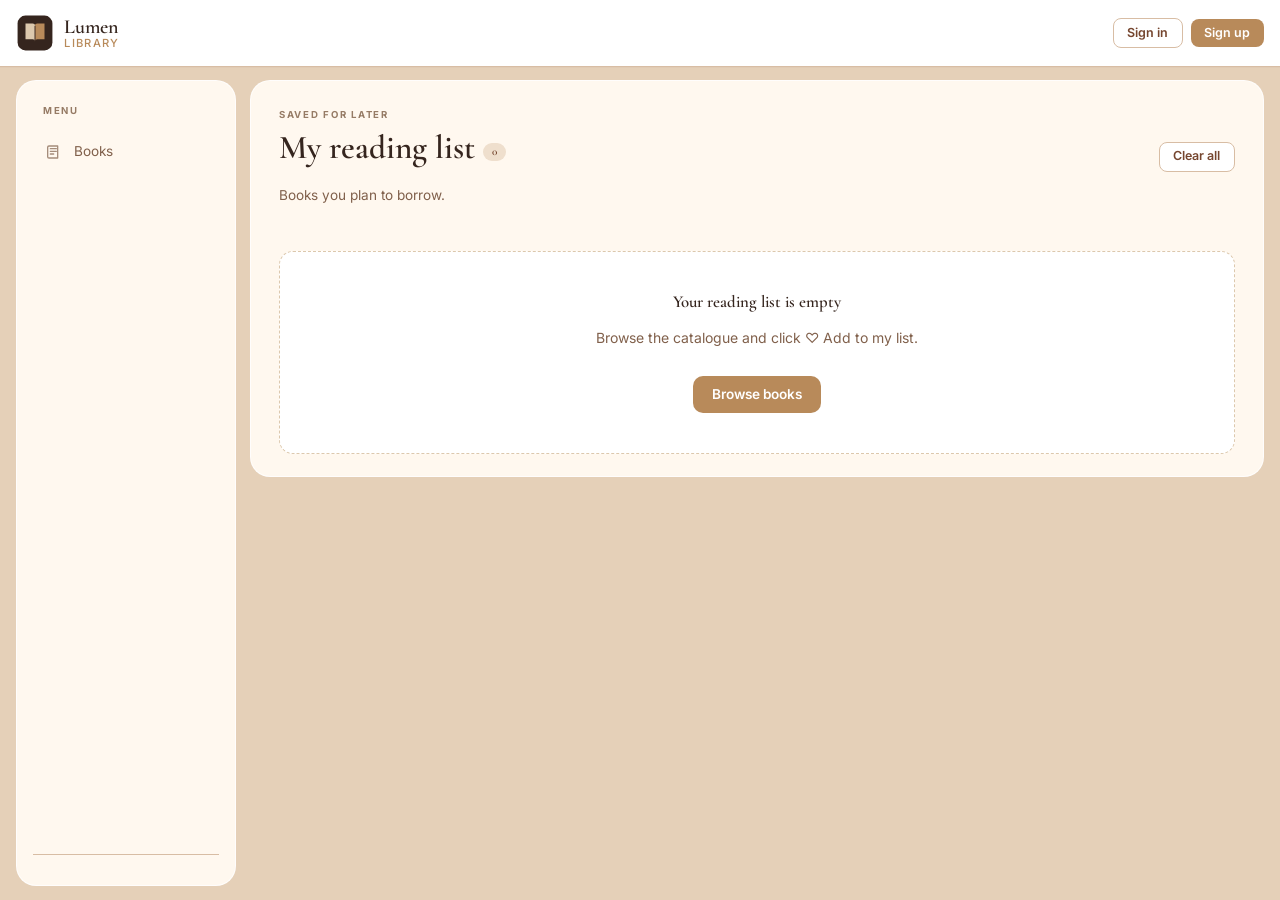
<file: reading-list.html>
<!doctype html>
<html lang="en">
<head>
<meta charset="utf-8">
<meta name="viewport" content="width=device-width,initial-scale=1">
<title>Lumen Library</title>
<link rel="icon" href="data:image/svg+xml,%3Csvg xmlns='http://www.w3.org/2000/svg' viewBox='0 0 48 48'%3E%3Crect x='2' y='2' width='44' height='44' rx='10' fill='%2335251E'/%3E%3Cpath d='M12 12h9c2 0 3 1 3 3v20c0-2-1-3-3-3h-9V12z' fill='%23DCC8AD'/%3E%3Cpath d='M36 12h-9c-2 0-3 1-3 3v20c0-2 1-3 3-3h9V12z' fill='%23B88A5A'/%3E%3Cpath d='M24 15v20' stroke='%2335251E' stroke-width='1.2'/%3E%3C/svg%3E">
<link rel="preconnect" href="https://fonts.googleapis.com">
<link rel="preconnect" href="https://fonts.gstatic.com" crossorigin>
<link href="https://fonts.googleapis.com/css2?family=Cormorant+Garamond:wght@500;600;700&family=Inter:wght@400;500;600;700&display=swap" rel="stylesheet">
<link rel="stylesheet" href="css/style.css">
<script defer src="js/app.js"></script>

<style>
  /* ✅ Page layout without right-panel — main content expands */
  body.rl-page .app-shell{
    grid-template-columns: 220px minmax(0, 1fr) !important;
  }

  @media(max-width:1180px){
    body.rl-page .app-shell{
      grid-template-columns: 180px minmax(0, 1fr) !important;
    }
  }

  @media(max-width:850px){
    body.rl-page .app-shell{
      grid-template-columns: 1fr !important;
    }
  }

  /* Wider book grid on this page (since no right panel) */
  body.rl-page .book-grid{
    grid-template-columns: repeat(5, minmax(0, 1fr)) !important;
    gap: 22px 18px !important;
  }

  @media(max-width:1280px){
    body.rl-page .book-grid{
      grid-template-columns: repeat(4, minmax(0, 1fr)) !important;
    }
  }

  @media(max-width:900px){
    body.rl-page .book-grid{
      grid-template-columns: repeat(3, minmax(0, 1fr)) !important;
    }
  }

  @media(max-width:560px){
    body.rl-page .book-grid{
      grid-template-columns: repeat(2, minmax(0, 1fr)) !important;
    }
  }

  /* Header counter badge */
  .rl-count-badge{
    display: inline-block;
    background: #efdfcd;
    color: #75452e;
    padding: .15rem .55rem;
    border-radius: 99px;
    font-size: .7rem;
    font-weight: 600;
    margin-left: .5rem;
    vertical-align: middle;
  }
</style>
</head>
<body class="rl-page">

<div id="site-header"></div>

<div class="app-shell">
  <aside class="sidebar" id="sidebar" aria-label="Sidebar"></aside>

  <section class="main-content">
    <header class="topbar">
      <div>
        <p class="eyebrow">Saved for later</p>
        <h1>My reading list<span class="rl-count-badge" id="rlCount">0</span></h1>
        <p class="subtitle">Books you plan to borrow.</p>
      </div>
      <button class="btn ghost sm" id="rlClear" type="button">Clear all</button>
    </header>

    <div class="book-grid" id="rlGrid" style="margin-top:1.4rem"></div>

    <div class="empty" id="rlEmpty" style="margin-top:1.4rem" hidden>
      <h3>Your reading list is empty</h3>
      <p>Browse the catalogue and click ♡ Add to my list.</p>
      <a class="btn caramel" href="index.html" style="margin-top:.8rem">Browse books</a>
    </div>
  </section>
</div>

<dialog id="bookDialog" class="book-dialog">
  <button class="dialog-close" id="closeDialog" aria-label="Close">×</button>
  <div id="dialogContent"></div>
</dialog>

<div class="toast" id="toast" role="status" aria-live="polite"></div>

<script>
document.addEventListener("DOMContentLoaded", () => {
  // Met à jour le badge du nombre d'items à chaque rendu de la grille
  const countEl = document.getElementById("rlCount");
  if (countEl){
    // Observer les changements dans rlGrid
    const grid = document.getElementById("rlGrid");
    if (grid){
      const updateCount = () => {
        const cards = grid.querySelectorAll(".book-card");
        countEl.textContent = cards.length;
      };
      const observer = new MutationObserver(updateCount);
      observer.observe(grid, { childList: true, subtree: false });
      updateCount();
    }
  }
});
</script>
</body>
</html>
</file>
<file: css/style.css>
/* =========================================================
   Lumen Library — stylesheet
   ========================================================= */

:root{
  --paper:#e5d0b8;
  --cream:#fff8ef;
  --ivory:#FAF7F0;
  --ink:#3b261b;
  --espresso:#35251E;
  --choc:#604735;
  --muted:#80604b;
  --line:#d8bda4;
  --beige:#DCC8AD;
  --caramel:#B88A5A;
  --wine:#75452e;
  --wine-dark:#4b2b1e;
  --orange:#bd7848;
  --sage:#89947A;
  --green:#61764b;
  --terra:#C47F65;
  --shadow:0 16px 38px rgba(74,45,34,.12);
  --serif:'Cormorant Garamond',Georgia,serif;
  --sans:'Inter','DM Sans',system-ui,sans-serif;
  --hdr-h:66px;
}

*{box-sizing:border-box}
html{scroll-behavior:smooth}
body{
  margin:0;padding-top:var(--hdr-h);
  background:var(--paper);color:var(--ink);
  font:14px/1.6 var(--sans);
  -webkit-font-smoothing:antialiased;
  overflow-x:hidden;
}
button,input,select,textarea{font:inherit;color:inherit}
button{cursor:pointer}
a{color:inherit;text-decoration:none;transition:color .15s}
a:hover{color:var(--wine-dark)}
:focus-visible{outline:2px solid var(--caramel);outline-offset:2px;border-radius:6px}
img{max-width:100%;display:block}
h1,h2,h3,h4{font-family:var(--serif);font-weight:600;line-height:1.2;margin:0 0 .5em;color:var(--espresso)}
h1{font-size:clamp(1.7rem,2.6vw,2.2rem)}
h2{font-size:1.35rem}
h3{font-size:1.05rem}

.eyebrow{
  font-size:.6rem;letter-spacing:.18em;font-weight:700;
  color:#967b65;text-transform:uppercase;margin:0 0 12px;
}
.muted{color:var(--muted);font-size:.85rem}

/* Site header */
.site-header{
  position:fixed;top:0;left:0;right:0;z-index:999;
  background:#fff;border-bottom:1px solid var(--line);
  box-shadow:0 1px 0 rgba(53,37,30,.02);
}
.hdr{
  display:flex;align-items:center;gap:1rem;height:var(--hdr-h);
  max-width:1600px;margin:0 auto;padding:0 16px;
}
.hdr .brand{display:flex;align-items:center;gap:.65rem;flex-shrink:0}
.hdr .brand svg{width:38px;height:38px}
.hdr .brand-text{display:flex;flex-direction:column;line-height:1.05}
.hdr .brand-text b{
  font-family:var(--serif);font-size:1.25rem;font-weight:600;
  color:var(--espresso);letter-spacing:-.01em;
}
.hdr .brand-text span{
  font-size:.7rem;letter-spacing:.12em;text-transform:uppercase;
  color:var(--caramel);font-weight:500;
}
.hdr-actions{margin-left:auto;display:flex;align-items:center;gap:.5rem}

.hdr-auth{display:flex;align-items:center;gap:.5rem}
.hdr-auth .btn{padding:.55rem 1rem;font-size:.82rem}

.icon-btn{
  position:relative;display:grid;place-items:center;width:38px;height:38px;
  border-radius:50%;background:transparent;border:0;color:var(--choc);cursor:pointer;
}
.icon-btn:hover{background:var(--cream);color:var(--espresso)}
.icon-btn .dot{
  position:absolute;top:4px;right:4px;min-width:16px;height:16px;padding:0 4px;
  border-radius:8px;background:var(--terra);color:#fff;
  font:500 .68rem/16px var(--sans);text-align:center;
}

.user-menu{position:relative}
.user-btn{
  display:flex;align-items:center;gap:.5rem;
  padding:.35rem .7rem .35rem .35rem;border-radius:99px;
  border:1px solid var(--line);background:#fff;color:var(--espresso);
  font:inherit;font-size:.88rem;cursor:pointer;
}
.user-btn:hover{background:var(--cream)}
.user-btn .avatar{
  display:grid;place-items:center;width:28px;height:28px;border-radius:50%;
  background:var(--caramel);color:#fff;font:600 .85rem var(--serif);
}
.dropdown{
  position:absolute;right:0;top:calc(100% + 8px);min-width:220px;
  background:#fff;border:1px solid var(--line);border-radius:12px;
  box-shadow:var(--shadow);padding:.4rem;display:none;
}
.dropdown.open{display:block;animation:pop .16s ease}
.dropdown a,.dropdown button{
  display:flex;align-items:center;gap:.6rem;width:100%;
  padding:.55rem .8rem;border-radius:8px;background:none;border:0;
  color:var(--espresso);font:inherit;font-size:.88rem;
  text-align:left;cursor:pointer;
}
.dropdown a:hover,.dropdown button:hover{background:var(--cream);color:var(--espresso)}
.dropdown hr{border:0;border-top:1px solid var(--line);margin:.35rem 0}
.dropdown .who{
  padding:.4rem .8rem .5rem;font-size:.78rem;color:var(--choc);
  border-bottom:1px solid var(--line);margin-bottom:.35rem;
}
.dropdown .who b{display:block;color:var(--espresso);font-weight:500;font-size:.9rem}

.notif-menu{
  position:absolute;right:0;top:calc(100% + 8px);width:min(340px,90vw);
  background:#fff;border:1px solid var(--line);border-radius:12px;
  box-shadow:var(--shadow);padding:.4rem;display:none;
}
.notif-menu.open{display:block;animation:pop .16s ease}
.notif-menu p{
  margin:0;padding:.6rem .8rem;border-radius:8px;
  font-size:.85rem;color:var(--choc);border-bottom:1px solid var(--line);
}
.notif-menu p:last-child{border:0}

.burger{display:none;background:none;border:0;padding:.5rem;cursor:pointer}
.burger span{display:block;width:22px;height:2px;background:var(--espresso);margin:5px 0}

@keyframes pop{from{opacity:0;transform:translateY(-4px)}to{opacity:1;transform:none}}

@media(max-width:900px){
  .burger{display:block;order:2}
  .hdr-actions{order:3}
}

/* Buttons */
.btn,
button.btn{
  display:inline-flex;align-items:center;justify-content:center;gap:.45rem;
  background:var(--wine);color:#fff;border:0;border-radius:10px;
  padding:.65rem 1.2rem;font:600 .85rem var(--sans);
  cursor:pointer;transition:.15s;line-height:1.2;
  white-space:nowrap;text-decoration:none;
}
.btn:hover,button.btn:hover{background:var(--wine-dark);color:#fff}
.btn.caramel{background:var(--caramel)}
.btn.caramel:hover{background:var(--wine)}
.btn.ghost{background:#fff;color:var(--wine);border:1px solid var(--line)}
.btn.ghost:hover{background:#ead8c5;color:var(--wine-dark)}
.btn.danger{background:var(--terra)}
.btn.danger:hover{background:#a55c44}
.btn.sm{padding:.4rem .85rem;font-size:.78rem;border-radius:8px}

button.sm{
  background:var(--wine);color:#fff;border:0;padding:.4rem .85rem;
  border-radius:8px;font:600 .78rem var(--sans);cursor:pointer;
  transition:.15s;line-height:1.2;
}
button.sm:hover{background:var(--wine-dark)}
button.sm.ghost{background:#fff;color:var(--wine);border:1px solid var(--line)}
button.sm.ghost:hover{background:#ead8c5}
button.sm.danger{background:var(--terra)}
button.sm.danger:hover{background:#a55c44}

.primary-button{
  display:inline-flex;align-items:center;justify-content:center;
  border:0;background:var(--wine);color:#fff;
  border-radius:9px;padding:.7rem 1.1rem;
  font:600 .82rem var(--sans);cursor:pointer;transition:.15s;
  white-space:nowrap;text-decoration:none;
}
.primary-button:hover:not(:disabled){background:var(--wine-dark)}
.primary-button:disabled{opacity:.55;cursor:not-allowed}

.secondary-button{
  display:inline-flex;align-items:center;justify-content:center;
  border:1px solid var(--line);background:#fff;color:var(--wine);
  border-radius:9px;padding:.7rem 1.1rem;
  font:600 .82rem var(--sans);cursor:pointer;transition:.15s;
  white-space:nowrap;text-decoration:none;
}
.secondary-button:hover{background:#ead8c5;color:var(--wine-dark)}

.details-button{
  display:inline-flex;align-items:center;
  border:1px solid #e5cdb5;background:#f8eee3;color:var(--wine);
  border-radius:7px;padding:4px 8px;
  font:600 .7rem var(--sans);white-space:nowrap;cursor:pointer;
  transition:.15s;
}
.details-button:hover{background:#ead6c1}

/* 3-column shell */
.app-shell{
  max-width:1600px;min-height:calc(100vh - var(--hdr-h));
  margin:auto;padding:14px 16px;
  display:grid;grid-template-columns:220px minmax(0,1fr) 280px;
  gap:14px;align-items:start;
}
.sidebar,.main-content,.right-panel{
  background:var(--cream);
  border:1px solid rgba(255,255,255,.8);
  border-radius:20px;min-width:0;
}
.main-content{padding:26px 28px 22px;overflow:hidden}

.sidebar,
.right-panel{
  position:sticky;
  top:calc(var(--hdr-h) + 14px);
  height:calc(100vh - var(--hdr-h) - 28px);
  padding:22px 16px 16px;
  display:flex;flex-direction:column;
  overflow-y:auto;
}

.sidebar .side-label{
  font-size:.6rem;letter-spacing:.18em;font-weight:700;
  color:#967b65;text-transform:uppercase;
  margin:0 0 12px;padding-left:10px;
}
.sidebar .nav{display:flex;flex-direction:column;gap:6px;margin:0}
.sidebar .nav-link{
  display:flex;align-items:center;gap:12px;
  padding:11px;border-radius:12px;
  color:var(--muted);font-size:.85rem;
  transition:.2s;background:none;border:0;
  width:100%;text-align:left;cursor:pointer;font-family:inherit;
}
.sidebar .nav-link:hover,
.sidebar .nav-link.active{
  background:#ead8c5;color:var(--wine-dark);
}
.sidebar .nav-link.active{font-weight:600}
.sidebar .nav-link svg{flex-shrink:0;opacity:.7}
.sidebar .nav-link.active svg,
.sidebar .nav-link:hover svg{opacity:1}
.sidebar .nav-link .nav-ico{
  display:grid;place-items:center;width:18px;height:18px;
  flex-shrink:0;
}

.sidebar-bottom{
  margin-top:auto;
  padding-top:14px;
  border-top:1px solid var(--line);
  display:flex;
  flex-direction:column;
  gap:10px;
}
.sidebar-bottom .profile-mini{
  border-top:0;
  padding:0;
  margin:0;
}
.side-logout{
  display:inline-flex;
  align-items:center;
  justify-content:center;
  width:100%;
  color:var(--terra) !important;
  border-color:var(--terra) !important;
  background:#fff;
  padding:.5rem .8rem;
  font-size:.78rem;
}
.side-logout:hover{background:var(--terra);color:#fff !important}

.profile-mini{
  display:flex;align-items:center;gap:9px;
  border-top:1px solid var(--line);
  padding:14px 2px 0;margin-top:14px;
}
.profile-mini .avatar{
  width:34px;height:34px;border-radius:50%;
  display:grid;place-items:center;
  background:#e7cdb2;color:var(--wine-dark);
  font-family:var(--serif);font-weight:700;font-size:.95rem;
  flex-shrink:0;
}
.profile-mini strong{display:block;font-size:.78rem;color:var(--espresso)}
.profile-mini small{display:block;font-size:.7rem;color:var(--muted);margin-top:2px}

/* Main content */
.topbar{display:flex;justify-content:space-between;align-items:center;gap:16px}
.topbar .eyebrow{margin-bottom:6px}
.subtitle{color:var(--muted);font-size:.85rem;margin:0}
.topbar-right{display:flex;align-items:center;gap:8px}
.icon-button{
  position:relative;border:1px solid var(--line);background:#fff;border-radius:11px;
  width:38px;height:38px;color:var(--wine);display:grid;place-items:center;
}
.icon-button:hover{background:var(--cream)}
.notification-dot{
  position:absolute;width:7px;height:7px;background:var(--orange);
  border:1.5px solid #fff;border-radius:50%;right:8px;top:7px;
}

.search-row{display:flex;gap:10px;margin:22px 0 18px}
.search-box{
  flex:1;display:flex;align-items:center;gap:9px;background:#f7eee4;
  border:1px solid #ead8c5;border-radius:11px;padding:0 12px;
  min-width:0;height:42px;
}
.search-symbol{font-size:18px;color:#92735f}
.search-box input{
  width:100%;min-width:0;border:0;outline:0;background:transparent;
  padding:0;font-size:.82rem;color:var(--ink);
}
.search-box input::placeholder{color:#a18b78}
.category-select{
  width:170px;max-width:40%;background:#fff;border:1px solid var(--line);
  border-radius:11px;padding:0 10px;color:var(--muted);
  font-size:.78rem;outline:none;height:42px;
}

/* Hero */
.hero{
  min-height:200px;position:relative;overflow:hidden;
  background:linear-gradient(120deg,#f0dfcc,#e4c6a7);
  border-radius:16px;display:flex;align-items:center;
  padding:22px 26px;margin-bottom:24px;
}
.hero-copy{position:relative;z-index:2;max-width:60%}
.pill{
  display:inline-block;background:#e2c5a6;color:var(--wine-dark);
  border-radius:30px;padding:5px 10px;font-size:.58rem;
  letter-spacing:.13em;font-weight:700;text-transform:uppercase;
}
.hero h2{
  font-family:var(--serif);font-size:clamp(1.6rem,2.5vw,2.1rem);
  line-height:1.08;margin:10px 0 8px;
}
.hero-copy>p{
  font-size:.8rem;line-height:1.6;color:#80634d;
  max-width:320px;margin-bottom:14px;
}
.primary-link{
  display:inline-flex;align-items:center;gap:10px;
  background:var(--wine);color:#fff;
  padding:9px 14px;border-radius:9px;
  font-size:.78rem;font-weight:600;transition:.2s;
}
.primary-link:hover{background:var(--wine-dark);color:#fff;transform:translateY(-1px)}
.hero-art{position:absolute;right:0;top:0;width:42%;height:100%;overflow:hidden}
.sun{position:absolute;width:110px;height:110px;border-radius:50%;background:#d8ae84;right:30px;top:15px}
.hero-shelf{
  position:absolute;bottom:26px;right:12px;width:88%;height:8px;
  background:#8b6042;border-radius:3px;box-shadow:0 6px 0 #c8a17e;
}
.book-stack{
  position:absolute;z-index:1;bottom:34px;display:flex;flex-direction:column-reverse;
  gap:3px;transform:rotate(-4deg);
}
.book-stack i{
  display:block;width:85px;height:16px;border-radius:3px 6px 6px 3px;
  box-shadow:inset 8px 0 rgba(255,255,255,.17);
}
.stack-one{right:80px}
.stack-one i:nth-child(1){background:#75452e;width:88px}
.stack-one i:nth-child(2){background:#bd7848;width:80px}
.stack-one i:nth-child(3){background:#61764b;width:92px}
.stack-two{right:12px;bottom:38px;transform:rotate(5deg)}
.stack-two i:nth-child(1){background:#c6a17e;width:68px}
.stack-two i:nth-child(2){background:#956b4f;width:78px}
.stack-two i:nth-child(3){background:#e9d2b6;width:72px}

/* Section heading */
.section-heading{display:flex;align-items:end;justify-content:space-between;margin-bottom:12px}
.section-heading .eyebrow{margin-bottom:5px}
.section-heading h2{font-size:1.25rem;margin:0;font-weight:600}
.text-button{
  border:0;background:transparent;color:var(--wine);
  font-size:.78rem;font-weight:600;padding:6px 0;
}
.text-button:hover{color:var(--wine-dark)}

/* Book grid */
.book-grid{
  display:grid;grid-template-columns:repeat(4,minmax(0,1fr));
  gap:18px 14px;align-items:start;
}
.book-card{min-width:0}
.book-open{
  display:block;width:100%;border:0;padding:0;background:transparent;
  cursor:pointer;text-align:left;
}
.book-open:focus-visible,.details-button:focus-visible{
  outline:2px solid var(--orange);outline-offset:3px;
}
.cover-wrap{
  position:relative;width:100%;height:190px;background:#f0e4d7;
  border:1px solid #e4cfb9;border-radius:8px;
  display:flex;align-items:center;justify-content:center;overflow:hidden;
  transition:transform .25s,box-shadow .25s;
}
.book-card:hover .cover-wrap{transform:translateY(-3px);box-shadow:var(--shadow)}
.book-cover-photo{
  position:relative;width:100%;height:100%;overflow:hidden;
  display:block;background:#f0e4d7;
}
.book-cover-photo img{
  display:block;width:100%;height:100%;object-fit:contain;
  object-position:center;background:#f0e4d7;
}
.cover-fallback{
  position:absolute;inset:0;display:flex;flex-direction:column;
  justify-content:space-between;padding:12px 10px;color:#fff;
  font-family:var(--serif);text-align:left;
}
.cover-fallback.v0{background:linear-gradient(160deg,#7a5640,#35251E)}
.cover-fallback.v1{background:linear-gradient(160deg,#c99a68,#8d6339)}
.cover-fallback.v2{background:linear-gradient(160deg,#95a086,#5f6b52)}
.cover-fallback.v3{background:linear-gradient(160deg,#d4906f,#98563f)}
.cover-fallback.v4{background:linear-gradient(160deg,#604735,#2b1d17)}
.cover-fallback.v5{background:linear-gradient(160deg,#b9a182,#7d6548)}
.cover-fallback strong{font-size:.9rem;line-height:1.15}
.cover-fallback small{font-size:.6rem;letter-spacing:.1em;text-transform:uppercase;opacity:.85}

.book-info{padding:10px 2px 0}
.book-category{
  display:block;font-size:.68rem;color:#916f55;letter-spacing:.05em;
  text-transform:uppercase;margin-bottom:3px;
}
.book-info h3{font-size:.88rem;line-height:1.35;overflow-wrap:anywhere;margin:0 0 3px}
.book-author{font-size:.72rem;line-height:1.4;color:#927c68;margin:0;overflow-wrap:anywhere}
.book-actions{
  display:flex;align-items:center;justify-content:space-between;
  gap:5px;flex-wrap:wrap;margin-top:6px;
}
.availability{font-size:.7rem;color:var(--green)}
.availability::before{content:"●";margin-right:4px}
.availability.is-borrowed{color:#a18d7e}

.empty-state{text-align:center;padding:30px 10px;color:var(--muted);font-size:.85rem}

/* Bottom banner */
.bottom-banner{
  display:flex;align-items:center;gap:16px;background:#f0e0ce;
  border-radius:14px;margin-top:24px;padding:16px 18px;min-height:100px;
}
.banner-text{flex:1;min-width:0}
.banner-text .eyebrow{margin-bottom:4px}
.banner-text h3{font-family:var(--serif);font-size:1rem;margin:0 0 4px}
.banner-text p{margin:0;font-size:.78rem;color:var(--muted);line-height:1.5}
.banner-link{font-size:.78rem;color:var(--wine);font-weight:600;white-space:nowrap}

/* Right panel */
.panel-heading{display:flex;align-items:center;justify-content:space-between;gap:10px}
.panel-heading h2{font-size:1.15rem;font-weight:600;margin:0}
.panel-count{
  display:grid;place-items:center;width:24px;height:24px;border-radius:8px;
  background:#efdfcd;color:var(--wine);font-size:.75rem;font-weight:700;
}
.panel-intro{font-size:.78rem;color:var(--muted);line-height:1.55;margin:6px 0 16px}

.borrow-list{display:grid;gap:10px;overflow-y:auto;max-height:calc(100vh - 480px)}
.borrow-item{
  display:flex;gap:10px;align-items:center;padding:8px;
  background:#f8eee3;border-radius:11px;
}
.mini-cover{
  width:42px;height:60px;object-fit:cover;background:#f0e4d7;
  border:1px solid #e4cfb9;border-radius:4px;flex-shrink:0;
}
.borrow-item-info{min-width:0;flex:1}
.borrow-item-info strong{
  font-size:.8rem;display:block;overflow-wrap:anywhere;line-height:1.25;
}
.borrow-item-info small{
  display:block;font-size:.68rem;color:var(--muted);
  margin-top:3px;overflow-wrap:anywhere;
}
.remove-borrow{border:0;background:transparent;color:var(--wine);font-size:.7rem;padding:4px 0 0;cursor:pointer}
.remove-borrow:hover{text-decoration:underline}

.borrow-empty{text-align:center;padding:22px 6px;color:var(--muted)}
.borrow-empty>span{
  display:grid;place-items:center;width:42px;height:42px;
  background:#efdfcd;border-radius:50%;margin:0 auto 10px;
  color:var(--wine);font-size:22px;
}
.borrow-empty strong{font-size:.82rem;color:var(--wine-dark)}
.borrow-empty p{font-size:.72rem;line-height:1.55;margin:5px 0 0}

/* Toast */
.toast{
  position:fixed;left:50%;bottom:25px;transform:translate(-50%,20px);
  opacity:0;pointer-events:none;background:var(--wine-dark);color:#fff;
  padding:11px 16px;border-radius:10px;font-size:.82rem;
  box-shadow:var(--shadow);transition:.25s;z-index:1000;
  max-width:calc(100vw - 30px);text-align:center;
}
.toast.show{opacity:1;transform:translate(-50%,0)}

/* Dialog */
.book-dialog{
  border:1px solid #e4cfb9;border-radius:18px;padding:26px;
  width:min(600px,calc(100% - 28px));max-height:85vh;overflow-y:auto;
  background:var(--cream);color:var(--ink);
  box-shadow:0 25px 80px rgba(36,32,25,.25);position:relative;
}
.book-dialog::backdrop{background:rgba(43,30,20,.58);backdrop-filter:blur(3px)}
.dialog-close{
  position:absolute;right:12px;top:9px;z-index:3;border:0;
  background:transparent;font-size:23px;color:var(--muted);
  cursor:pointer;line-height:1;
}
.book-detail{
  display:grid;grid-template-columns:minmax(140px,.8fr) minmax(0,1.2fr);
  gap:22px;align-items:start;padding-top:8px;
}
.dialog-cover{
  width:100%;min-height:210px;max-height:320px;border-radius:6px;
  overflow:hidden;background:#f0e4d7;box-shadow:var(--shadow);
}
.dialog-cover img{
  display:block;width:100%;height:100%;min-height:210px;max-height:320px;
  object-fit:cover;background:#f0e4d7;
}
.dialog-info h2{
  font-family:var(--serif);font-size:1.35rem;line-height:1.2;
  overflow-wrap:anywhere;margin:6px 0;
}
.detail-author{color:var(--muted);font-size:.82rem;margin-bottom:14px}
.detail-facts{
  display:grid;grid-template-columns:repeat(2,minmax(0,1fr));
  gap:8px;margin:14px 0;
}
.detail-facts>div{
  padding:10px;border:1px solid var(--line);border-radius:10px;
  background:#fbf3ea;min-width:0;
}
.detail-facts span,.detail-facts strong{display:block;overflow-wrap:anywhere}
.detail-facts span{
  font-size:.65rem;letter-spacing:.08em;color:var(--muted);
  margin-bottom:3px;text-transform:uppercase;
}
.detail-facts strong{font-size:.82rem;font-weight:600}
.detail-description{color:#806b58;font-size:.82rem;line-height:1.75}
.dialog-actions{display:flex;flex-wrap:wrap;gap:8px;margin-top:16px}

/* Auth */
.auth-page{background:var(--paper);min-height:calc(100vh - var(--hdr-h));padding:2rem 1rem}
.auth-wrap{
  max-width:420px;margin:2rem auto;background:var(--cream);
  padding:2rem;border-radius:18px;border:1px solid rgba(255,255,255,.8);
  box-shadow:var(--shadow);
}
.auth-wrap h1{font-size:1.8rem;margin-bottom:.3rem}
.auth-wrap .muted{margin:0 0 1.2rem;color:var(--muted);font-size:.85rem}
.auth-wrap label{display:block;font-size:.82rem;color:var(--choc);margin:.7rem 0 .35rem;font-weight:500}
.auth-wrap input{
  width:100%;padding:.7rem .9rem;border:1px solid var(--line);
  border-radius:10px;background:#fff;font:inherit;color:var(--ink);
}
.auth-wrap input:focus{
  border-color:var(--caramel);outline:none;
  box-shadow:0 0 0 3px rgba(184,138,90,.15);
}
.auth-wrap button[type=submit]{width:100%;margin-top:1.2rem;padding:.8rem;font-size:.9rem}
.auth-alt{margin-top:1rem;text-align:center;font-size:.85rem;color:var(--muted)}
.form-err{color:var(--terra);font-size:.82rem;min-height:1.2em;margin:.5rem 0 0}

.role-pick{display:grid;grid-template-columns:1fr 1fr;gap:.5rem;margin-bottom:.6rem}
.role-pick label{
  display:flex;align-items:center;justify-content:center;gap:.4rem;
  padding:.6rem;border:1px solid var(--line);border-radius:10px;
  cursor:pointer;font-size:.82rem;color:var(--muted);background:#fff;
  margin:0;transition:.15s;
}
.role-pick label:hover{background:var(--cream)}
.role-pick input{display:none}
.role-pick input:checked+span{color:var(--espresso);font-weight:600}
.role-pick label:has(input:checked){
  border-color:var(--caramel);background:#fdf7ee;
  box-shadow:0 0 0 3px rgba(184,138,90,.15);
}
.role-pick-3{grid-template-columns:1fr 1fr 1fr}
@media(max-width:480px){ .role-pick-3{grid-template-columns:1fr} }

.pw-wrap{position:relative}
.pw-wrap input{padding-right:2.6rem}
.pw-wrap .eye{
  position:absolute;right:.5rem;top:50%;transform:translateY(-50%);
  width:32px;height:32px;display:grid;place-items:center;
  background:transparent;border:0;border-radius:8px;color:var(--choc);cursor:pointer;
}
.pw-wrap .eye:hover{background:var(--cream)}

/* Dashboard */
.dash-shell{
  max-width:1600px;margin:auto;padding:14px 16px;
  display:grid;grid-template-columns:220px minmax(0,1fr);
  gap:14px;align-items:start;
}
.dash-shell .sidebar{
  position:sticky;top:calc(var(--hdr-h) + 14px);
  height:calc(100vh - var(--hdr-h) - 28px);
}
.dash-content{
  background:var(--cream);
  border:1px solid rgba(255,255,255,.8);
  border-radius:20px;
  padding:26px 28px 22px;
  min-height:calc(100vh - var(--hdr-h) - 28px);
  overflow:hidden;
}
.dash-header{margin-bottom:1.4rem}
.dash-header h1{margin:0 0 .3rem}
.dash-header p{margin:0;color:var(--muted);font-size:.85rem}

.tabs{
  display:flex;flex-wrap:wrap;gap:.3rem;
  border-bottom:1px solid var(--line);
  margin-bottom:1.5rem;
}
.tab{
  border:0;background:none;cursor:pointer;
  padding:.65rem .9rem;border-radius:8px 8px 0 0;
  font:500 .85rem var(--sans);color:var(--muted);
  transition:.15s;
}
.tab:hover{background:#ead8c5;color:var(--wine-dark)}
.tab.on{background:var(--wine);color:#fff;font-weight:600}
.panel{display:none}
.panel.on{display:block}

.stat-grid{
  display:grid;grid-template-columns:repeat(auto-fit,minmax(150px,1fr));
  gap:1rem;margin:1rem 0 1.8rem;
}
.stat{
  background:#fff;border:1px solid var(--line);
  border-radius:14px;padding:1rem 1.1rem;
}
.stat b{
  display:block;font:600 1.7rem var(--serif);
  color:var(--espresso);line-height:1;
}
.stat span{color:var(--muted);font-size:.78rem}

.table-wrap{
  overflow-x:auto;border:1px solid var(--line);
  border-radius:14px;background:#fff;
}
table{width:100%;border-collapse:collapse;font-size:.85rem}
th,td{padding:.65rem .9rem;text-align:left;border-bottom:1px solid var(--line);vertical-align:middle}
th{
  background:#ead8c5;color:var(--wine-dark);font-weight:600;
  font-size:.72rem;text-transform:uppercase;letter-spacing:.06em;
}
tr:last-child td{border-bottom:0}

.thumb{
  width:32px;height:46px;object-fit:cover;border-radius:4px;
  box-shadow:0 2px 6px rgba(0,0,0,.15);
}

.badge{
  display:inline-block;padding:.15rem .6rem;border-radius:99px;
  font-size:.7rem;font-weight:500;color:#fff;background:var(--beige);
}
.badge.ok{background:var(--sage)}
.badge.warn{background:var(--terra)}
.badge.wait{background:var(--caramel)}
.badge.danger{background:#a8362a}
.badge.admin{background:var(--wine-dark)}
.badge.lib{background:var(--caramel)}

.item-row{
  display:flex;gap:1rem;align-items:center;justify-content:space-between;
  background:#fff;padding:.8rem 1rem;border:1px solid var(--line);
  border-radius:14px;flex-wrap:wrap;
}
.item-row+.item-row{margin-top:.55rem}
.list{display:flex;flex-direction:column;gap:.55rem}
.empty{
  text-align:center;padding:2.5rem 1rem;color:var(--muted);
  background:#fff;border:1px dashed var(--beige);border-radius:14px;
}
.empty h3{color:var(--espresso)}

dialog{
  border:1px solid var(--line);border-radius:16px;padding:1.4rem;
  width:min(480px,92vw);box-shadow:0 20px 60px rgba(53,37,30,.25);
  background:var(--cream);
}
dialog::backdrop{background:rgba(53,37,30,.4)}
dialog h2{font-size:1.3rem;margin-bottom:.8rem}
dialog label{display:block;font-size:.82rem;color:var(--choc);margin:.6rem 0 .3rem;font-weight:500}
dialog input,dialog select{
  width:100%;padding:.6rem .85rem;border:1px solid var(--line);
  border-radius:10px;background:#fff;font:inherit;color:var(--ink);
}
.row{display:flex;gap:.6rem;justify-content:flex-end;margin-top:1rem}

/* Card actions */
.card-actions{margin-top:6px}
.toggle-borrow{
  width:100%;border:1px solid var(--line);background:#fff;
  color:var(--wine);border-radius:8px;padding:5px 8px;
  font:600 .72rem var(--sans);cursor:pointer;transition:.15s;
  white-space:nowrap;overflow:hidden;text-overflow:ellipsis;
}
.toggle-borrow:hover{background:#ead8c5}
.toggle-borrow:disabled{opacity:.55;cursor:not-allowed}
.toggle-borrow.in-list{background:#f0e0ce;border-color:var(--caramel);color:var(--wine-dark)}

.remove-btn{
  border:1px solid var(--terra);background:#fff;color:var(--terra);
  border-radius:7px;padding:4px 8px;font:600 .7rem var(--sans);
  cursor:pointer;transition:.15s;white-space:nowrap;
}
.remove-btn:hover{background:var(--terra);color:#fff}

/* Detail page */
.detail-page{padding:1.5rem 0 2rem}
.detail-page .breadcrumb{
  font-size:.85rem;color:var(--muted);margin-bottom:1rem;
}
.detail-page .breadcrumb a{color:var(--wine)}
.detail-page .detail{
  display:grid;grid-template-columns:minmax(200px,260px) 1fr;
  gap:2rem;align-items:start;
}
.detail-page .detail .dialog-cover{
  min-height:300px;max-height:400px;
}
.detail-page .detail h2{
  font-family:var(--serif);font-size:1.9rem;
  margin:.2rem 0 .3rem;
}
.detail-page .detail .detail-author{
  font-size:1rem;color:var(--choc);margin-bottom:1rem;
}

.mini-footer{color:#9a806b;font-size:.72rem;margin-top:20px;text-align:center}

/* =========================================================
   Notifications
   ========================================================= */
.notif-item{
  display:flex;
  align-items:flex-start;
  gap:.4rem;
  padding:.5rem .7rem;
  border-bottom:1px solid var(--line);
}
.notif-item:last-child{border-bottom:0}
.notif-item p{margin:0;flex:1;font-size:.85rem;color:var(--choc)}
.notif-remove{
  border:0;background:transparent;color:var(--muted);
  font-size:1.1rem;line-height:1;cursor:pointer;
  padding:0 .2rem;flex-shrink:0;
}
.notif-remove:hover{color:var(--terra)}

.notif-row{
  display:flex;
  align-items:center;
  justify-content:space-between;
  gap:.8rem;
}
.notif-row span{flex:1;font-size:.85rem;color:var(--choc)}

/* =========================================================
   New loan at desk — Dialog
   ========================================================= */
.desk-dialog{
  border:1px solid #e4cfb9;
  border-radius:18px;
  padding:26px 24px;
  width:min(520px, calc(100% - 28px));
  max-height:90vh;
  overflow-y:auto;
  background:var(--cream);
  color:var(--ink);
  box-shadow:0 25px 80px rgba(36,32,25,.25);
}
.desk-dialog::backdrop{
  background:rgba(43,30,20,.58);
  backdrop-filter:blur(3px);
}
.desk-dialog h2{
  font-family:var(--serif);
  font-size:1.35rem;
  margin:0 0 1rem;
  color:var(--espresso);
}
.desk-dialog label{
  display:block;
  font-size:.82rem;
  color:var(--choc);
  margin:.7rem 0 .35rem;
  font-weight:500;
}
.desk-dialog input{
  width:100%;
  padding:.65rem .85rem;
  border:1px solid var(--line);
  border-radius:10px;
  background:#fff;
  font:inherit;
  color:var(--ink);
}
.desk-dialog input:focus{
  border-color:var(--caramel);
  outline:none;
  box-shadow:0 0 0 3px rgba(184,138,90,.15);
}

.desk-search-wrap{position:relative}
.desk-search-wrap input{padding-left:2.2rem}
.desk-search-icon{
  position:absolute;
  left:.75rem;
  top:50%;
  transform:translateY(-50%);
  font-size:1rem;
  color:#92735f;
  pointer-events:none;
}

.desk-results{
  max-height:280px;
  overflow-y:auto;
  margin-top:.4rem;
  display:flex;
  flex-direction:column;
  gap:.4rem;
}
.desk-results:empty{display:none}
.desk-empty{
  padding:.8rem;
  text-align:center;
  color:var(--muted);
  font-size:.85rem;
  margin:0;
}

.desk-result{
  display:flex;
  align-items:center;
  gap:.75rem;
  padding:.55rem .7rem;
  background:#fff;
  border:1px solid var(--line);
  border-radius:10px;
  text-align:left;
  cursor:pointer;
  transition:.15s;
  width:100%;
  font:inherit;
  color:inherit;
}
.desk-result:hover{
  background:#fbf3ea;
  border-color:var(--caramel);
  transform:translateX(2px);
}
.desk-thumb{
  width:38px;
  height:52px;
  flex-shrink:0;
  border-radius:4px;
  overflow:hidden;
  background:#f0e4d7;
  display:flex;
  align-items:center;
  justify-content:center;
}
.desk-thumb img{width:100%;height:100%;object-fit:cover}
.desk-thumb-fb{
  width:100%;
  height:100%;
  background:linear-gradient(160deg,#7a5640,#35251E);
  color:#fff;
  display:grid;
  place-items:center;
  font-family:var(--serif);
  font-weight:700;
  font-size:1.1rem;
}
.desk-info{
  flex:1;
  min-width:0;
  display:flex;
  flex-direction:column;
  gap:2px;
}
.desk-info strong{
  font-size:.85rem;
  color:var(--espresso);
  overflow:hidden;
  text-overflow:ellipsis;
  white-space:nowrap;
}
.desk-info small{
  font-size:.72rem;
  color:var(--muted);
  overflow:hidden;
  text-overflow:ellipsis;
  white-space:nowrap;
}
.desk-avail{
  font-size:.68rem;
  color:var(--green);
  font-weight:600;
}

.desk-selected{margin-top:.6rem}
.desk-selected-inner{
  display:flex;
  flex-direction:column;
  gap:.25rem;
  padding:.75rem .9rem;
  background:#f0e0ce;
  border:1px solid var(--caramel);
  border-radius:10px;
  position:relative;
}
.desk-selected-inner strong{
  font-size:.88rem;
  color:var(--espresso);
}
.desk-selected-inner small{
  font-size:.75rem;
  color:var(--muted);
}
.desk-change{
  position:absolute;
  top:.6rem;
  right:.6rem;
  background:#fff;
  border:1px solid var(--line);
  border-radius:6px;
  padding:3px 8px;
  font-size:.7rem;
  color:var(--wine);
  cursor:pointer;
  font-weight:600;
}
.desk-change:hover{background:var(--cream)}

/* =========================================================
   Activity table (admin)
   ========================================================= */
#activityTable th{
  background:#ead8c5;
  color:var(--wine-dark);
  font-weight:600;
  font-size:.72rem;
  text-transform:uppercase;
  letter-spacing:.06em;
  position:sticky;
  top:0;
  z-index:1;
}
#activityTable td{
  font-size:.85rem;
  vertical-align:middle;
}
#activityTable .badge{
  font-size:.65rem;
  padding:.2rem .55rem;
  text-transform:capitalize;
}

/* =========================================================
   Reviews
   ========================================================= */
.reviews-section{
  margin-top:2.5rem;
  padding-top:2rem;
  border-top:1px solid var(--line);
}
.reviews-section h2{
  margin-bottom:1rem;
}
.reviews-header{
  margin-bottom:1rem;
}
.reviews-summary{
  display:flex;
  align-items:center;
  gap:.8rem;
  flex-wrap:wrap;
}
.reviews-avg{
  font:700 2rem var(--serif);
  color:var(--espresso);
  line-height:1;
}
.stars{
  color:var(--caramel);
  font-size:1.1rem;
  letter-spacing:2px;
}
.reviews-list{
  margin-top:1.5rem;
  display:flex;
  flex-direction:column;
  gap:1rem;
}
.review-item{
  background:#f8eee3;
  padding:1rem 1.2rem;
  border-radius:12px;
}
.review-header{
  display:flex;
  align-items:center;
  gap:.8rem;
  flex-wrap:wrap;
  margin-bottom:.5rem;
}
.review-item p{
  margin:.3rem 0 0;
  font-size:.88rem;
  color:var(--choc);
  line-height:1.6;
}
.review-form{
  background:#f8eee3;
  padding:1.2rem;
  border-radius:12px;
  margin:1.2rem 0;
}
.review-form h3{
  margin:0 0 .8rem;
  font-size:1.05rem;
}
.review-form label{
  display:block;
  font-size:.82rem;
  color:var(--choc);
  margin:.7rem 0 .3rem;
}
.review-form textarea{
  width:100%;
  padding:.6rem .85rem;
  border:1px solid var(--line);
  border-radius:10px;
  background:#fff;
  font:inherit;
  color:var(--ink);
  resize:vertical;
}
.star-picker{
  display:flex;
  gap:.3rem;
  margin-bottom:.5rem;
}
.star-btn{
  border:0;
  background:transparent;
  font-size:1.8rem;
  color:#c8b7a5;
  cursor:pointer;
  padding:0;
  line-height:1;
  transition:color .12s;
}
.star-btn.hover,
.star-btn.selected,
.star-btn:hover{
  color:var(--caramel);
}

/* =========================================================
   Similar books
   ========================================================= */
.similar-section{
  margin-top:2.5rem;
  padding-top:2rem;
  border-top:1px solid var(--line);
}
.similar-section h2{
  margin-bottom:1rem;
}

/* =========================================================
   Profile page — UNIFIED
   ========================================================= */
.dash-content .dash-header h1{
  font-size:2rem;
  font-weight:600;
  color:var(--espresso);
  margin:0 0 .4rem;
}
.dash-content .dash-header p{
  color:var(--muted);
  font-size:.9rem;
  margin:0;
}

.dash-content .stat-grid{
  margin:1.5rem 0 2rem;
}

.profile-card{
  background:#fff;
  border:1px solid var(--line);
  border-radius:16px;
  padding:1.8rem 2rem;
  margin-bottom:1.5rem;
  box-shadow:0 2px 8px rgba(74,45,34,.04);
}

.profile-card-header{
  display:flex;
  align-items:center;
  gap:.8rem;
  margin-bottom:1.4rem;
  padding-bottom:1rem;
  border-bottom:1px solid var(--line);
}

.profile-card-header .profile-icon{
  width:38px;
  height:38px;
  border-radius:10px;
  background:#f0e0ce;
  display:grid;
  place-items:center;
  color:var(--wine);
  flex-shrink:0;
}

.profile-card-header h2{
  font-family:var(--serif);
  font-size:1.25rem;
  font-weight:600;
  margin:0;
  color:var(--espresso);
}

.profile-card-header .eyebrow{
  margin:0 0 .2rem;
}

.profile-form{
  display:flex;
  flex-direction:column;
  gap:1.2rem;
  margin:0;
}

.profile-form .form-group{
  display:flex;
  flex-direction:column;
  gap:.4rem;
}

.profile-form label{
  font-size:.82rem;
  color:var(--choc);
  font-weight:500;
}

.profile-form input{
  width:100%;
  padding:.75rem .9rem;
  border:1px solid var(--line);
  border-radius:10px;
  background:#fff;
  font:inherit;
  color:var(--ink);
  transition:border-color .15s, box-shadow .15s, background .15s;
}

.profile-form input:hover:not(:disabled){
  border-color:#c9a982;
}

.profile-form input:disabled{
  background:#f5f2ed;
  color:var(--muted);
  cursor:not-allowed;
  border-color:#e8dccb;
}

.profile-form input:focus:not(:disabled){
  border-color:var(--caramel);
  outline:none;
  box-shadow:0 0 0 3px rgba(184,138,90,.15);
}

.profile-form .pw-wrap{
  position:relative;
  width:100%;
}

.profile-form .pw-wrap input{
  padding-right:2.8rem;
}

.profile-form .pw-wrap .eye{
  position:absolute;
  right:.5rem;
  top:50%;
  transform:translateY(-50%);
  width:34px;
  height:34px;
  display:grid;
  place-items:center;
  background:transparent;
  border:0;
  border-radius:8px;
  color:var(--choc);
  cursor:pointer;
  transition:background .15s;
}

.profile-form .pw-wrap .eye:hover{
  background:#f0e0ce;
}

.profile-form .form-actions{
  display:flex;
  justify-content:flex-end;
  margin-top:.4rem;
  padding-top:1.2rem;
  border-top:1px solid var(--line);
}

.profile-form .form-actions button{
  min-width:170px;
  padding:.75rem 1.4rem;
}

.profile-form .info-note{
  font-size:.72rem;
  color:var(--muted);
  margin:.2rem 0 0;
  font-style:italic;
}
/* =========================================================
   Right panel — "See all" button
   ========================================================= */
.panel-see-all{
  display:block;
  text-align:center;
  padding:.75rem 1rem;
  background:#f0e0ce;
  color:#75452e;
  border:1px solid #d8bda4;
  border-radius:10px;
  font:600 .78rem 'Inter','DM Sans',system-ui,sans-serif;
  margin-top:.6rem;
  transition:background .15s, color .15s, transform .15s;
  text-decoration:none;
}
.panel-see-all:hover{
  background:#ead8c5;
  color:#4b2b1e;
  transform:translateY(-1px);
}

/* =========================================================
   ★★★ THE ONLY MOBILE FIX THAT MATTERS ★★★
   ========================================================= */
@media screen and (max-width: 900px) {
  /* 1. Force vertical stacking & kill the grid */
  .app-shell, .dash-shell {
    display: flex !important;
    flex-direction: column !important;
    padding: 10px !important;
    gap: 12px !important;
    width: 100% !important;
    max-width: 100vw !important;
    height: auto !important;
  }

  /* 2. Destroy the sidebar's fixed height — force it to be a small top bar */
  .sidebar {
    position: static !important;
    top: auto !important;
    height: auto !important;
    min-height: 0 !important;
    max-height: none !important;
    width: 100% !important;
    padding: 10px !important;
    margin: 0 !important;
    display: flex !important;
    flex-direction: row !important;
    align-items: center !important;
    justify-content: center !important;
    flex-wrap: wrap !important;
    overflow: visible !important;
    border-radius: 12px !important;
  }

  /* 3. Hide sidebar content that pushes the bar too tall */
  .sidebar .side-label,
  .sidebar .sidebar-bottom,
  .sidebar .profile-mini {
    display: none !important;
  }

  /* 4. Make nav buttons small and horizontal */
  .sidebar .nav {
    display: flex !important;
    flex-direction: row !important;
    flex-wrap: wrap !important;
    gap: 6px !important;
    margin: 0 !important;
    width: 100% !important;
    justify-content: center !important;
  }

  .sidebar .nav-link {
    width: auto !important;
    flex: 1 1 auto !important;
    padding: 6px 10px !important;
    font-size: .72rem !important;
    background: #f0e0ce !important;
    border-radius: 8px !important;
    color: #75452e !important;
    justify-content: center !important;
  }

  .sidebar .nav-link.active {
    background: var(--caramel) !important;
    color: #fff !important;
  }

  .sidebar .nav-ico {
    display: none !important;
  }

  /* 5. Show the main content properly */
  .main-content, .dash-content {
    width: 100% !important;
    min-height: auto !important;
    padding: 16px !important;
    margin: 0 !important;
    border-radius: 12px !important;
  }

  /* 6. Hide the right panel (reading list) — it doesn't fit on mobile */
  .right-panel {
    display: none !important;
  }

  /* 7. Fix grids and tables */
  .stat-grid {
    grid-template-columns: repeat(2, 1fr) !important;
    gap: 8px !important;
  }
  .book-grid {
    grid-template-columns: repeat(2, 1fr) !important;
  }
  .table-wrap {
    overflow-x: auto !important;
    width: 100% !important;
  }
  .mini-footer { display: none !important; }
}

@media screen and (max-width: 480px) {
  .sidebar .nav { flex-direction: column !important; }
  .stat-grid { grid-template-columns: 1fr !important; }
}
</file>
